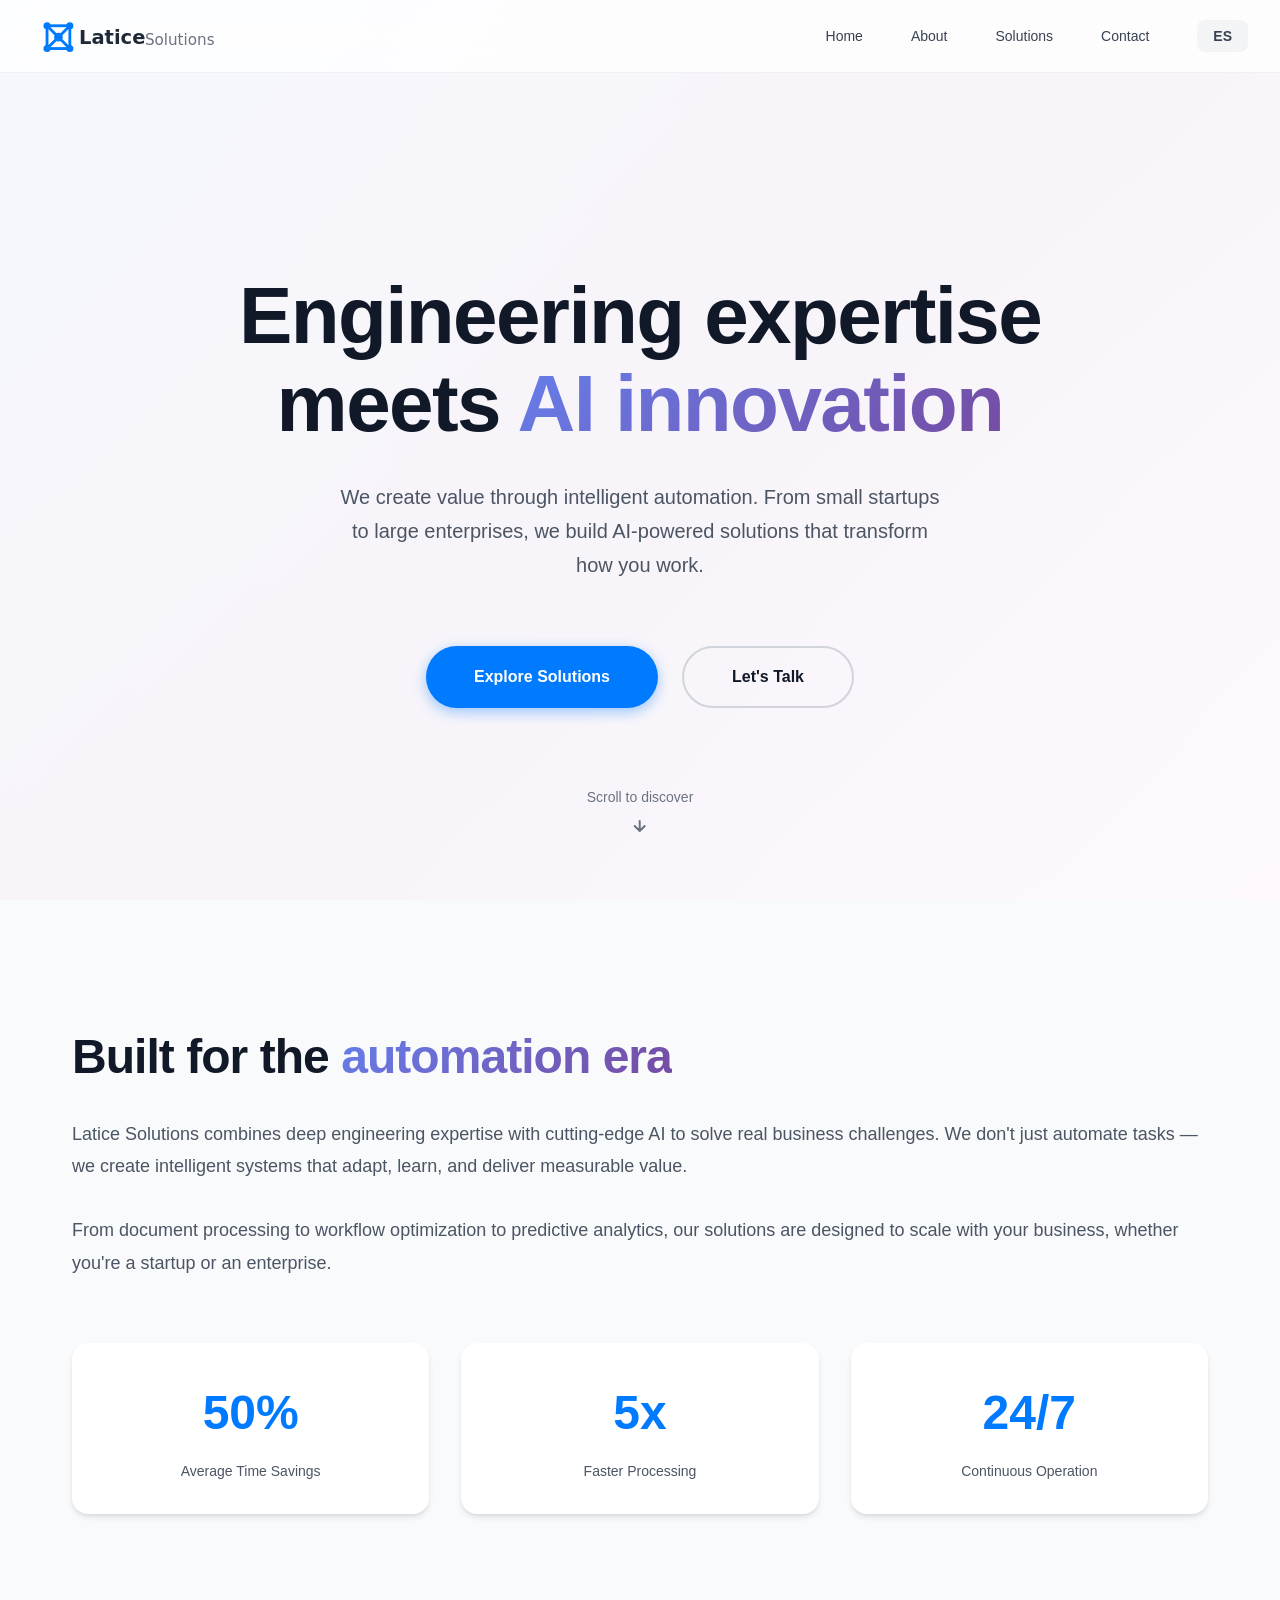
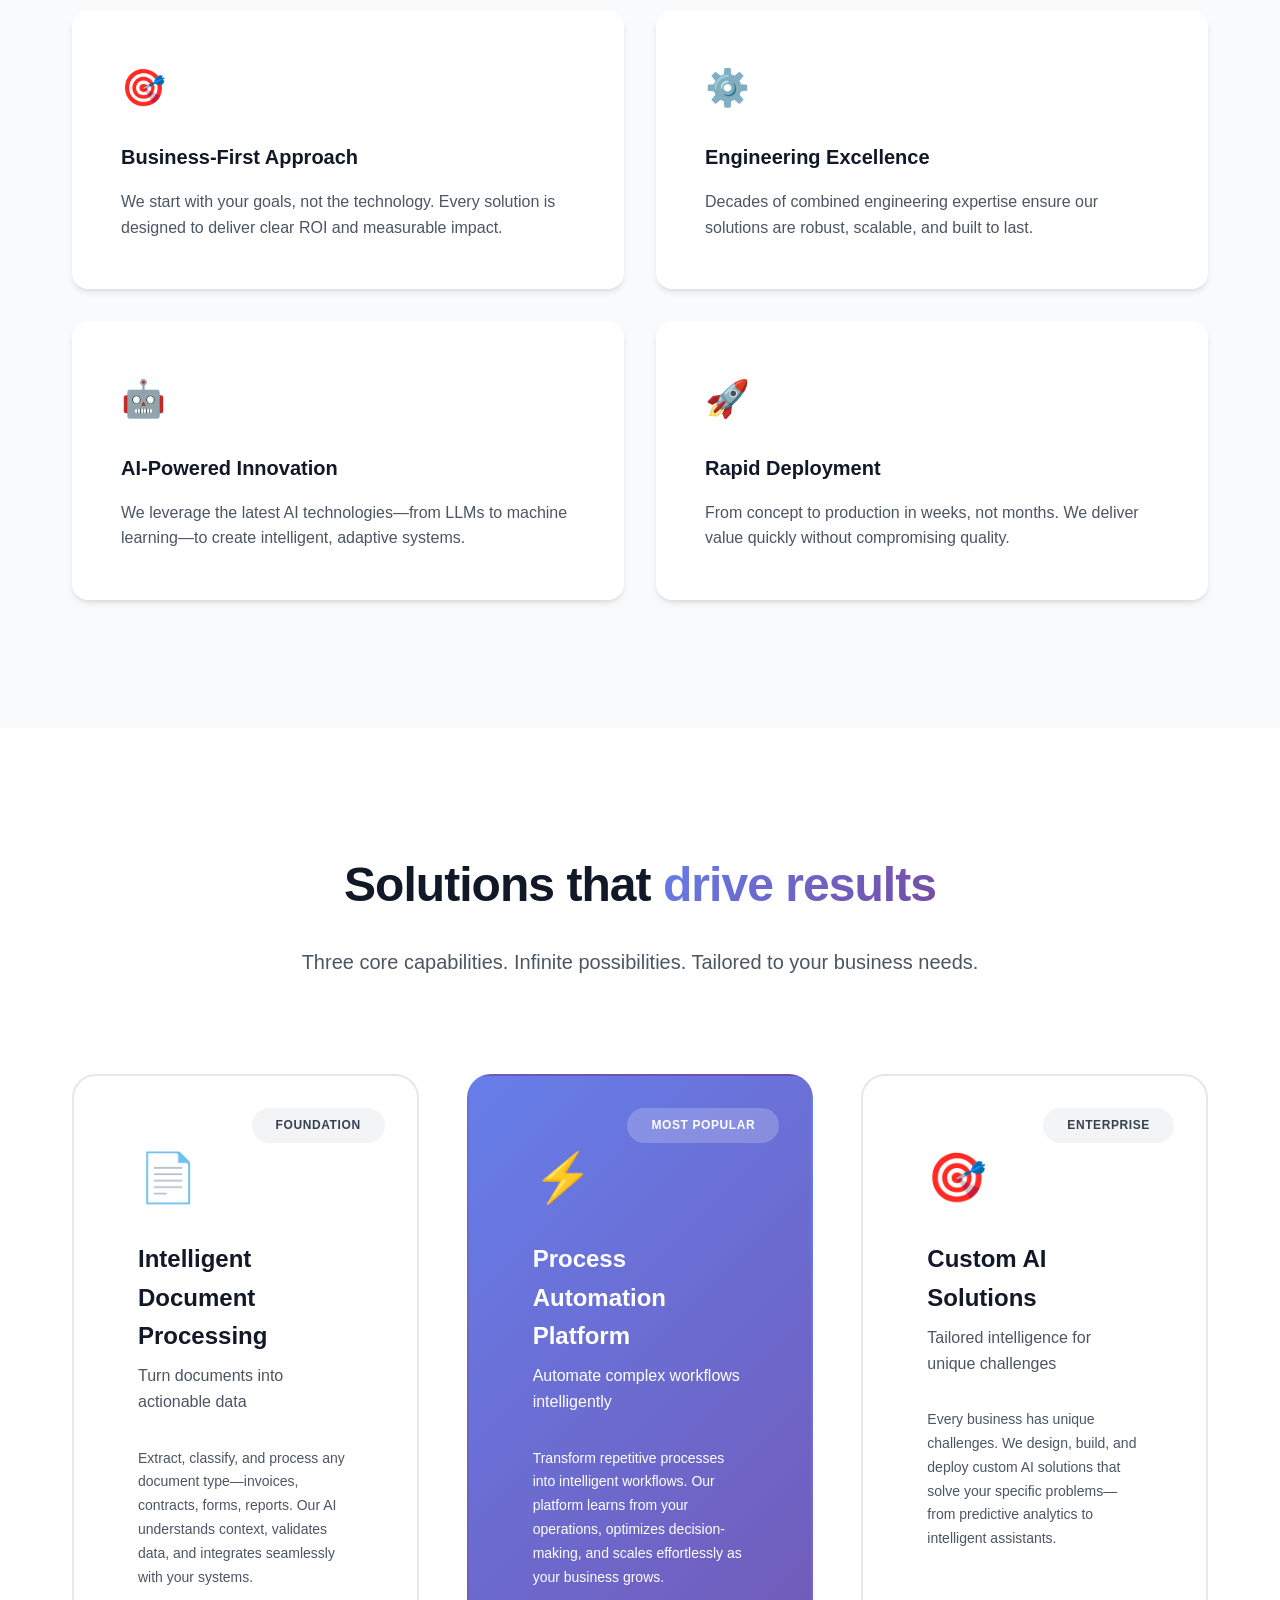
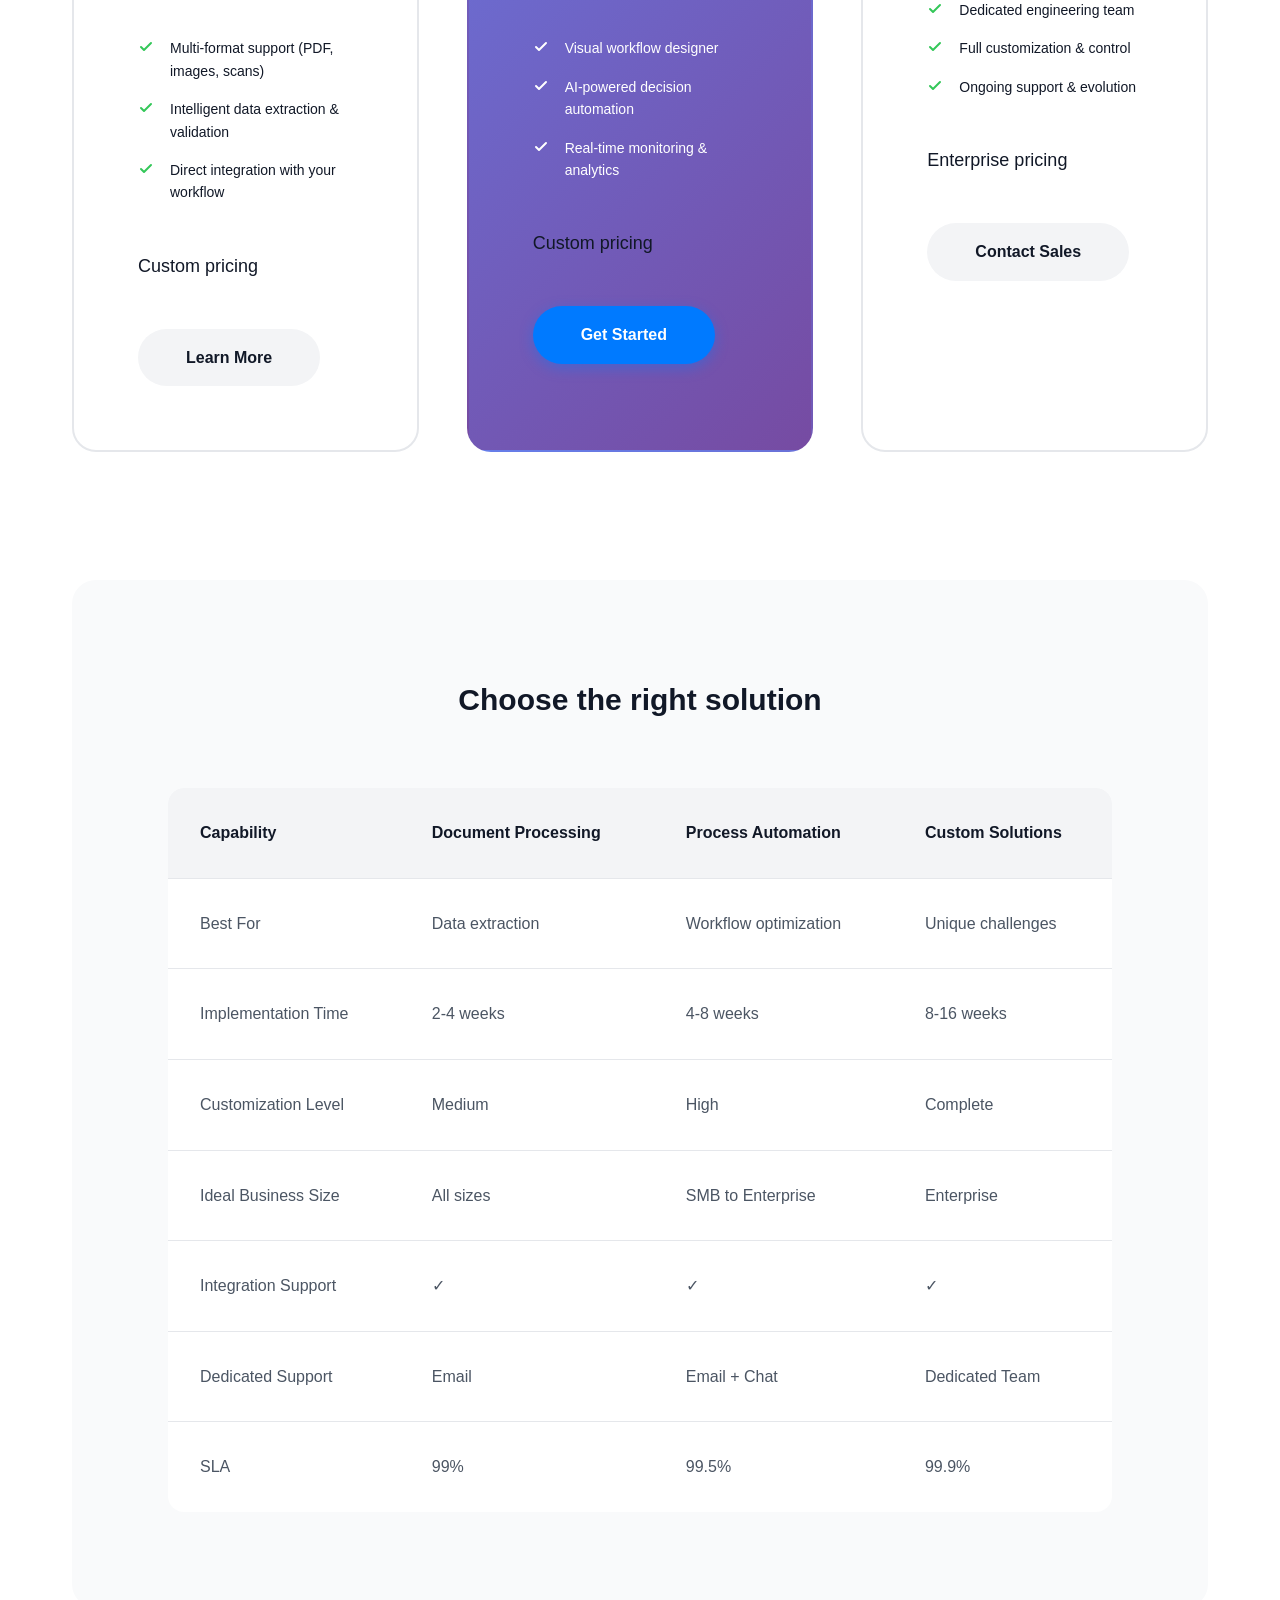
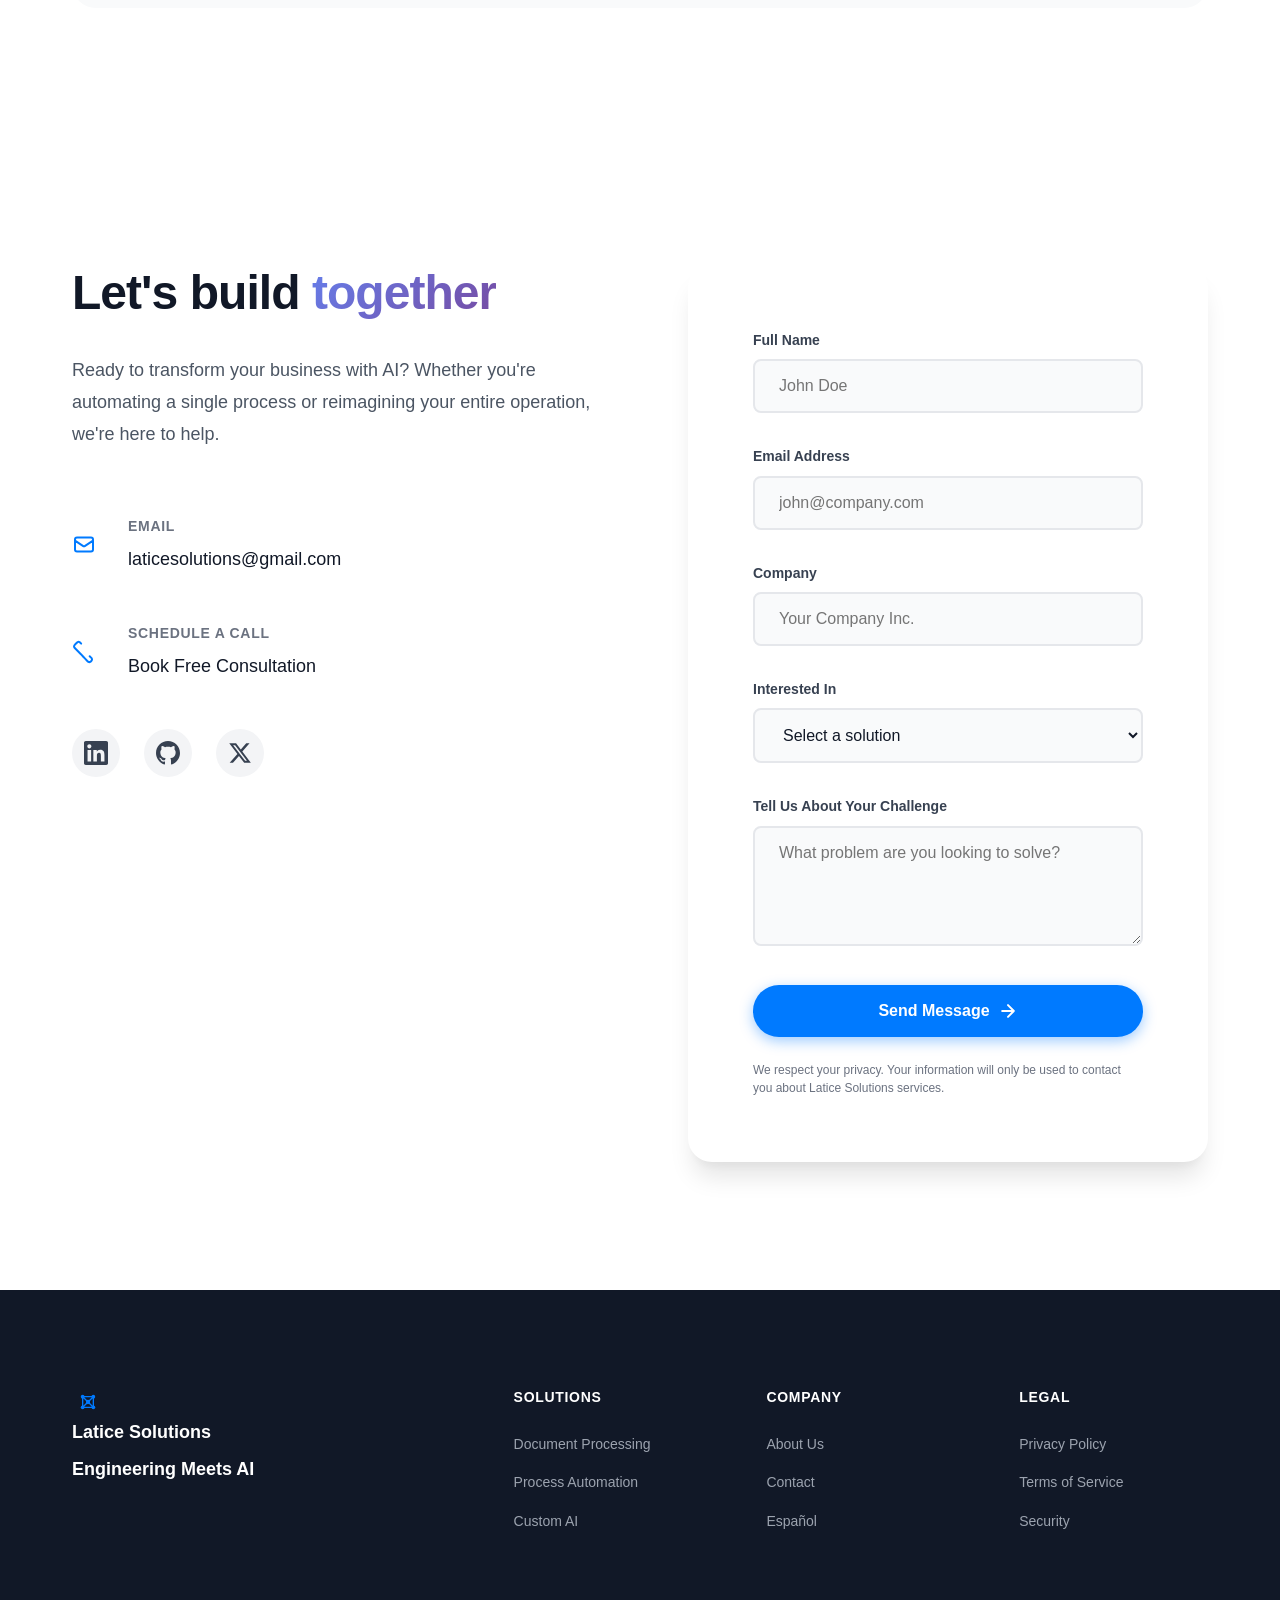
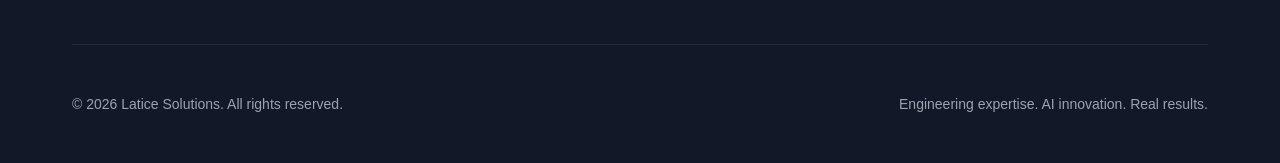
<file: index.html>
<!DOCTYPE html>
<html lang="en">
<head>
    <meta charset="UTF-8">
    <meta name="viewport" content="width=device-width, initial-scale=1.0">
    <meta name="description" content="Latice Solutions - Engineering expertise meets AI innovation. We create value through intelligent automation for businesses of all sizes.">
    <meta name="keywords" content="AI automation, engineering solutions, business automation, intelligent systems, AI consulting">
    <meta name="author" content="Latice Solutions">
    
    <!-- Open Graph Meta Tags -->
    <meta property="og:title" content="Latice Solutions - Engineering Meets AI">
    <meta property="og:description" content="Transform your business with AI-powered automation. Engineering expertise for intelligent solutions.">
    <meta property="og:type" content="website">
    <meta property="og:url" content="https://laticesolutions.com">
    
    <title>Latice Solutions - Engineering Meets AI</title>
    
    <!-- Preload critical resources -->
    <link rel="preload" href="css/styles.css" as="style">
    
    <!-- Stylesheets -->
    <link rel="stylesheet" href="css/styles.css">
    
    <!-- Favicon -->
    <link rel="icon" type="image/svg+xml" href="images/logo-monogram.svg">
</head>
<body>
    <!-- Navigation -->
    <nav class="nav" id="navbar">
        <div class="nav-container">
            <a href="#home" class="nav-logo">
                <img src="images/logo-horizontal.svg" alt="Latice Solutions" height="32">
            </a>
            
            <ul class="nav-menu" id="navMenu">
                <li><a href="#home" class="nav-link">Home</a></li>
                <li><a href="#about" class="nav-link">About</a></li>
                <li><a href="#solutions" class="nav-link">Solutions</a></li>
                <li><a href="#contact" class="nav-link">Contact</a></li>
                <li><a href="index-es.html" class="nav-link lang-switch">ES</a></li>
            </ul>
            
            <div class="nav-hamburger" id="hamburger">
                <span></span>
                <span></span>
                <span></span>
            </div>
        </div>
    </nav>

    <!-- Hero Section -->
    <section class="hero" id="home">
        <div class="hero-background"></div>
        <div class="hero-wrapper">
            <div class="hero-content">
                <h1 class="hero-title animate-in">
                    Engineering expertise meets
                    <span class="gradient-text">AI innovation</span>
                </h1>
                <p class="hero-subtitle animate-in delay-1">
                    We create value through intelligent automation. From small startups to 
                    large enterprises, we build AI-powered solutions that transform how you work.
                </p>
                <div class="hero-cta animate-in delay-2">
                    <a href="#solutions" class="btn btn-primary">Explore Solutions</a>
                    <a href="#contact" class="btn btn-secondary">Let's Talk</a>
                </div>
            </div>
        </div>
        <div class="scroll-indicator animate-in delay-3">
            <span>Scroll to discover</span>
            <svg width="20" height="20" viewBox="0 0 20 20" fill="none">
                <path d="M10 5V15M10 15L15 10M10 15L5 10" stroke="currentColor" stroke-width="2" stroke-linecap="round" stroke-linejoin="round"/>
            </svg>
        </div>
    </section>

    <!-- About Section -->
    <section class="about" id="about">
        <div class="container">
            <div class="about-grid">
                <div class="about-content">
                    <h2 class="section-title">
                        Built for the
                        <span class="gradient-text">automation era</span>
                    </h2>
                    <p class="section-text">
                        Latice Solutions combines deep engineering expertise with cutting-edge AI to solve 
                        real business challenges. We don't just automate tasks — we create intelligent systems 
                        that adapt, learn, and deliver measurable value.
                    </p>
                    <p class="section-text">
                        From document processing to workflow optimization to predictive analytics, our solutions 
                        are designed to scale with your business, whether you're a startup or an enterprise.
                    </p>
                    
                    <div class="stats-grid">
                        <div class="stat-card">
                            <h3 class="stat-number">85%</h3>
                            <p class="stat-label">Average Time Savings</p>
                        </div>
                        <div class="stat-card">
                            <h3 class="stat-number">10x</h3>
                            <p class="stat-label">Faster Processing</p>
                        </div>
                        <div class="stat-card">
                            <h3 class="stat-number">24/7</h3>
                            <p class="stat-label">Continuous Operation</p>
                        </div>
                    </div>
                </div>
                
                <div class="about-features">
                    <div class="feature-card glass">
                        <div class="feature-icon">🎯</div>
                        <h3>Business-First Approach</h3>
                        <p>We start with your goals, not the technology. Every solution is designed to deliver clear ROI and measurable impact.</p>
                    </div>
                    
                    <div class="feature-card glass">
                        <div class="feature-icon">⚙️</div>
                        <h3>Engineering Excellence</h3>
                        <p>Decades of combined engineering expertise ensure our solutions are robust, scalable, and built to last.</p>
                    </div>
                    
                    <div class="feature-card glass">
                        <div class="feature-icon">🤖</div>
                        <h3>AI-Powered Innovation</h3>
                        <p>We leverage the latest AI technologies—from LLMs to machine learning—to create intelligent, adaptive systems.</p>
                    </div>
                    
                    <div class="feature-card glass">
                        <div class="feature-icon">🚀</div>
                        <h3>Rapid Deployment</h3>
                        <p>From concept to production in weeks, not months. We deliver value quickly without compromising quality.</p>
                    </div>
                </div>
            </div>
        </div>
    </section>

    <!-- Solutions Section -->
    <section class="products" id="solutions">
        <div class="container">
            <h2 class="section-title center">
                Solutions that
                <span class="gradient-text">drive results</span>
            </h2>
            <p class="section-subtitle center">
                Three core capabilities. Infinite possibilities. Tailored to your business needs.
            </p>
            
            <div class="products-grid">
                <!-- Solution 1: Intelligent Document Processing -->
                <div class="product-card">
                    <div class="product-badge">Foundation</div>
                    <div class="product-icon">📄</div>
                    <h3 class="product-name">Intelligent Document Processing</h3>
                    <p class="product-tagline">Turn documents into actionable data</p>
                    <p class="product-description">
                        Extract, classify, and process any document type—invoices, contracts, forms, reports. 
                        Our AI understands context, validates data, and integrates seamlessly with your systems.
                    </p>
                    
                    <div class="product-features">
                        <div class="feature-item">
                            <svg width="16" height="16" viewBox="0 0 16 16" fill="none">
                                <path d="M13 4L6 11L3 8" stroke="currentColor" stroke-width="2" stroke-linecap="round" stroke-linejoin="round"/>
                            </svg>
                            <span>Multi-format support (PDF, images, scans)</span>
                        </div>
                        <div class="feature-item">
                            <svg width="16" height="16" viewBox="0 0 16 16" fill="none">
                                <path d="M13 4L6 11L3 8" stroke="currentColor" stroke-width="2" stroke-linecap="round" stroke-linejoin="round"/>
                            </svg>
                            <span>Intelligent data extraction & validation</span>
                        </div>
                        <div class="feature-item">
                            <svg width="16" height="16" viewBox="0 0 16 16" fill="none">
                                <path d="M13 4L6 11L3 8" stroke="currentColor" stroke-width="2" stroke-linecap="round" stroke-linejoin="round"/>
                            </svg>
                            <span>Direct integration with your workflow</span>
                        </div>
                    </div>
                    
                    <div class="product-pricing">
                        <span class="price-period">Custom pricing</span>
                    </div>
                    
                    <a href="#contact" class="btn btn-product">Learn More</a>
                </div>
                
                <!-- Solution 2: Process Automation Platform -->
                <div class="product-card featured">
                    <div class="product-badge">Most Popular</div>
                    <div class="product-icon">⚡</div>
                    <h3 class="product-name">Process Automation Platform</h3>
                    <p class="product-tagline">Automate complex workflows intelligently</p>
                    <p class="product-description">
                        Transform repetitive processes into intelligent workflows. Our platform learns from your 
                        operations, optimizes decision-making, and scales effortlessly as your business grows.
                    </p>
                    
                    <div class="product-features">
                        <div class="feature-item">
                            <svg width="16" height="16" viewBox="0 0 16 16" fill="none">
                                <path d="M13 4L6 11L3 8" stroke="currentColor" stroke-width="2" stroke-linecap="round" stroke-linejoin="round"/>
                            </svg>
                            <span>Visual workflow designer</span>
                        </div>
                        <div class="feature-item">
                            <svg width="16" height="16" viewBox="0 0 16 16" fill="none">
                                <path d="M13 4L6 11L3 8" stroke="currentColor" stroke-width="2" stroke-linecap="round" stroke-linejoin="round"/>
                            </svg>
                            <span>AI-powered decision automation</span>
                        </div>
                        <div class="feature-item">
                            <svg width="16" height="16" viewBox="0 0 16 16" fill="none">
                                <path d="M13 4L6 11L3 8" stroke="currentColor" stroke-width="2" stroke-linecap="round" stroke-linejoin="round"/>
                            </svg>
                            <span>Real-time monitoring & analytics</span>
                        </div>
                    </div>
                    
                    <div class="product-pricing">
                        <span class="price-period">Custom pricing</span>
                    </div>
                    
                    <a href="#contact" class="btn btn-primary">Get Started</a>
                </div>
                
                <!-- Solution 3: Custom AI Solutions -->
                <div class="product-card">
                    <div class="product-badge">Enterprise</div>
                    <div class="product-icon">🎯</div>
                    <h3 class="product-name">Custom AI Solutions</h3>
                    <p class="product-tagline">Tailored intelligence for unique challenges</p>
                    <p class="product-description">
                        Every business has unique challenges. We design, build, and deploy custom AI solutions 
                        that solve your specific problems—from predictive analytics to intelligent assistants.
                    </p>
                    
                    <div class="product-features">
                        <div class="feature-item">
                            <svg width="16" height="16" viewBox="0 0 16 16" fill="none">
                                <path d="M13 4L6 11L3 8" stroke="currentColor" stroke-width="2" stroke-linecap="round" stroke-linejoin="round"/>
                            </svg>
                            <span>Dedicated engineering team</span>
                        </div>
                        <div class="feature-item">
                            <svg width="16" height="16" viewBox="0 0 16 16" fill="none">
                                <path d="M13 4L6 11L3 8" stroke="currentColor" stroke-width="2" stroke-linecap="round" stroke-linejoin="round"/>
                            </svg>
                            <span>Full customization & control</span>
                        </div>
                        <div class="feature-item">
                            <svg width="16" height="16" viewBox="0 0 16 16" fill="none">
                                <path d="M13 4L6 11L3 8" stroke="currentColor" stroke-width="2" stroke-linecap="round" stroke-linejoin="round"/>
                            </svg>
                            <span>Ongoing support & evolution</span>
                        </div>
                    </div>
                    
                    <div class="product-pricing">
                        <span class="price-period">Enterprise pricing</span>
                    </div>
                    
                    <a href="#contact" class="btn btn-product">Contact Sales</a>
                </div>
            </div>
            
            <!-- Comparison Table -->
            <div class="comparison-section">
                <h3 class="comparison-title">Choose the right solution</h3>
                <div class="comparison-table-wrapper">
                    <table class="comparison-table">
                        <thead>
                            <tr>
                                <th>Capability</th>
                                <th>Document Processing</th>
                                <th>Process Automation</th>
                                <th>Custom Solutions</th>
                            </tr>
                        </thead>
                        <tbody>
                            <tr>
                                <td>Best For</td>
                                <td>Data extraction</td>
                                <td>Workflow optimization</td>
                                <td>Unique challenges</td>
                            </tr>
                            <tr>
                                <td>Implementation Time</td>
                                <td>2-4 weeks</td>
                                <td>4-8 weeks</td>
                                <td>8-16 weeks</td>
                            </tr>
                            <tr>
                                <td>Customization Level</td>
                                <td>Medium</td>
                                <td>High</td>
                                <td>Complete</td>
                            </tr>
                            <tr>
                                <td>Ideal Business Size</td>
                                <td>All sizes</td>
                                <td>SMB to Enterprise</td>
                                <td>Enterprise</td>
                            </tr>
                            <tr>
                                <td>Integration Support</td>
                                <td>✓</td>
                                <td>✓</td>
                                <td>✓</td>
                            </tr>
                            <tr>
                                <td>Dedicated Support</td>
                                <td>Email</td>
                                <td>Email + Chat</td>
                                <td>Dedicated Team</td>
                            </tr>
                            <tr>
                                <td>SLA</td>
                                <td>99%</td>
                                <td>99.5%</td>
                                <td>99.9%</td>
                            </tr>
                        </tbody>
                    </table>
                </div>
            </div>
        </div>
    </section>

    <!-- Contact Section -->
    <section class="contact" id="contact">
        <div class="container">
            <div class="contact-grid">
                <div class="contact-info">
                    <h2 class="section-title">
                        Let's build
                        <span class="gradient-text">together</span>
                    </h2>
                    <p class="section-text">
                        Ready to transform your business with AI? Whether you're automating a single 
                        process or reimagining your entire operation, we're here to help.
                    </p>
                    
                    <div class="contact-details">
                        <div class="contact-item">
                            <svg width="24" height="24" viewBox="0 0 24 24" fill="none">
                                <path d="M3 8L10.89 13.26C11.5811 13.72 12.4189 13.72 13.11 13.26L21 8M5 19H19C20.1046 19 21 18.1046 21 17V7C21 5.89543 20.1046 5 19 5H5C3.89543 5 3 5.89543 3 7V17C3 18.1046 3.89543 19 5 19Z" stroke="currentColor" stroke-width="2" stroke-linecap="round" stroke-linejoin="round"/>
                            </svg>
                            <div>
                                <h4>Email</h4>
                                <a href="mailto:laticesolutions@gmail.com">laticesolutions@gmail.com</a>
                            </div>
                        </div>
                        
                        <div class="contact-item">
                            <svg width="24" height="24" viewBox="0 0 24 24" fill="none">
                                <path d="M17.6568 16.6569L19.0711 18.0711C19.4623 18.4623 19.6579 18.6579 19.7699 18.8792C20.0854 19.4722 20.0854 20.1841 19.7699 20.7771C19.6579 20.9984 19.4623 21.194 19.0711 21.5852C18.6798 21.9765 18.4842 22.1721 18.2629 22.2841C17.6699 22.5996 16.958 22.5996 16.365 22.2841C16.1437 22.1721 15.9481 21.9765 15.5569 21.5852L14.8284 20.8568C12.3905 18.4188 10.5812 16.6095 9.17157 14.8284L3.51472 9.17157C2.63214 8.28899 2 7.65685 2 6.82843C2 5.99999 2.63214 5.36786 3.51472 4.48528L4.82843 3.17157C5.21964 2.78036 5.41525 2.58475 5.63654 2.47279C6.2295 2.15729 6.94141 2.15729 7.53437 2.47279C7.75566 2.58475 7.95127 2.78036 8.34248 3.17157L9.17157 4.00066" stroke="currentColor" stroke-width="2" stroke-linecap="round" stroke-linejoin="round"/>
                            </svg>
                            <div>
                                <h4>Schedule a Call</h4>
                                <a href="https://cal.com/laticesolutions" target="_blank">Book Free Consultation</a>
                            </div>
                        </div>
                    </div>
                    
                    <div class="social-links">
                        <a href="https://linkedin.com/in/laticesolutions" target="_blank" aria-label="LinkedIn" class="social-link">
                            <svg width="24" height="24" viewBox="0 0 24 24" fill="currentColor">
                                <path d="M20.447 20.452h-3.554v-5.569c0-1.328-.027-3.037-1.852-3.037-1.853 0-2.136 1.445-2.136 2.939v5.667H9.351V9h3.414v1.561h.046c.477-.9 1.637-1.85 3.37-1.85 3.601 0 4.267 2.37 4.267 5.455v6.286zM5.337 7.433c-1.144 0-2.063-.926-2.063-2.065 0-1.138.92-2.063 2.063-2.063 1.14 0 2.064.925 2.064 2.063 0 1.139-.925 2.065-2.064 2.065zm1.782 13.019H3.555V9h3.564v11.452zM22.225 0H1.771C.792 0 0 .774 0 1.729v20.542C0 23.227.792 24 1.771 24h20.451C23.2 24 24 23.227 24 22.271V1.729C24 .774 23.2 0 22.222 0h.003z"/>
                            </svg>
                        </a>
                        <a href="https://github.com/laticesolutions" target="_blank" aria-label="GitHub" class="social-link">
                            <svg width="24" height="24" viewBox="0 0 24 24" fill="currentColor">
                                <path d="M12 0c-6.626 0-12 5.373-12 12 0 5.302 3.438 9.8 8.207 11.387.599.111.793-.261.793-.577v-2.234c-3.338.726-4.033-1.416-4.033-1.416-.546-1.387-1.333-1.756-1.333-1.756-1.089-.745.083-.729.083-.729 1.205.084 1.839 1.237 1.839 1.237 1.07 1.834 2.807 1.304 3.492.997.107-.775.418-1.305.762-1.604-2.665-.305-5.467-1.334-5.467-5.931 0-1.311.469-2.381 1.236-3.221-.124-.303-.535-1.524.117-3.176 0 0 1.008-.322 3.301 1.23.957-.266 1.983-.399 3.003-.404 1.02.005 2.047.138 3.006.404 2.291-1.552 3.297-1.23 3.297-1.23.653 1.653.242 2.874.118 3.176.77.84 1.235 1.911 1.235 3.221 0 4.609-2.807 5.624-5.479 5.921.43.372.823 1.102.823 2.222v3.293c0 .319.192.694.801.576 4.765-1.589 8.199-6.086 8.199-11.386 0-6.627-5.373-12-12-12z"/>
                            </svg>
                        </a>
                        <a href="https://twitter.com/laticesolutions" target="_blank" aria-label="Twitter" class="social-link">
                            <svg width="24" height="24" viewBox="0 0 24 24" fill="currentColor">
                                <path d="M18.244 2.25h3.308l-7.227 8.26 8.502 11.24H16.17l-5.214-6.817L4.99 21.75H1.68l7.73-8.835L1.254 2.25H8.08l4.713 6.231zm-1.161 17.52h1.833L7.084 4.126H5.117z"/>
                            </svg>
                        </a>
                    </div>
                </div>
                
                <div class="contact-form-wrapper">
                    <form class="contact-form glass" id="contactForm">
                        <div class="form-group">
                            <label for="name">Full Name</label>
                            <input type="text" id="name" name="name" required placeholder="John Doe">
                        </div>
                        
                        <div class="form-group">
                            <label for="email">Email Address</label>
                            <input type="email" id="email" name="email" required placeholder="john@company.com">
                        </div>
                        
                        <div class="form-group">
                            <label for="company">Company</label>
                            <input type="text" id="company" name="company" placeholder="Your Company Inc.">
                        </div>
                        
                        <div class="form-group">
                            <label for="solution">Interested In</label>
                            <select id="solution" name="solution" required>
                                <option value="">Select a solution</option>
                                <option value="document">Document Processing</option>
                                <option value="automation">Process Automation</option>
                                <option value="custom">Custom AI Solution</option>
                                <option value="consulting">Consulting</option>
                            </select>
                        </div>
                        
                        <div class="form-group">
                            <label for="message">Tell Us About Your Challenge</label>
                            <textarea id="message" name="message" rows="4" required placeholder="What problem are you looking to solve?"></textarea>
                        </div>
                        
                        <button type="submit" class="btn btn-primary btn-block">
                            <span class="btn-text">Send Message</span>
                            <svg class="btn-icon" width="20" height="20" viewBox="0 0 20 20" fill="none">
                                <path d="M4.16667 10H15.8333M15.8333 10L10 4.16667M15.8333 10L10 15.8333" stroke="currentColor" stroke-width="2" stroke-linecap="round" stroke-linejoin="round"/>
                            </svg>
                        </button>
                        
                        <p class="form-privacy">
                            We respect your privacy. Your information will only be used to contact you about Latice Solutions services.
                        </p>
                    </form>
                </div>
            </div>
        </div>
    </section>

    <!-- Footer -->
    <footer class="footer">
        <div class="container">
            <div class="footer-grid">
                <div class="footer-brand">
                    <img src="images/logo-icon.svg" alt="Latice Solutions" width="32" height="32">
                    <p>Latice Solutions</p>
                    <p class="footer-tagline">Engineering Meets AI</p>
                </div>
                
                <div class="footer-links">
                    <h4>Solutions</h4>
                    <a href="#solutions">Document Processing</a>
                    <a href="#solutions">Process Automation</a>
                    <a href="#solutions">Custom AI</a>
                </div>
                
                <div class="footer-links">
                    <h4>Company</h4>
                    <a href="#about">About Us</a>
                    <a href="#contact">Contact</a>
                    <a href="index-es.html">Español</a>
                </div>
                
                <div class="footer-links">
                    <h4>Legal</h4>
                    <a href="#privacy">Privacy Policy</a>
                    <a href="#terms">Terms of Service</a>
                    <a href="#security">Security</a>
                </div>
            </div>
            
            <div class="footer-bottom">
                <p>&copy; 2026 Latice Solutions. All rights reserved.</p>
                <p>Engineering expertise. AI innovation. Real results.</p>
            </div>
        </div>
    </footer>

    <!-- Scripts -->
    <script src="js/script.js"></script>
</body>
</html>
</file>
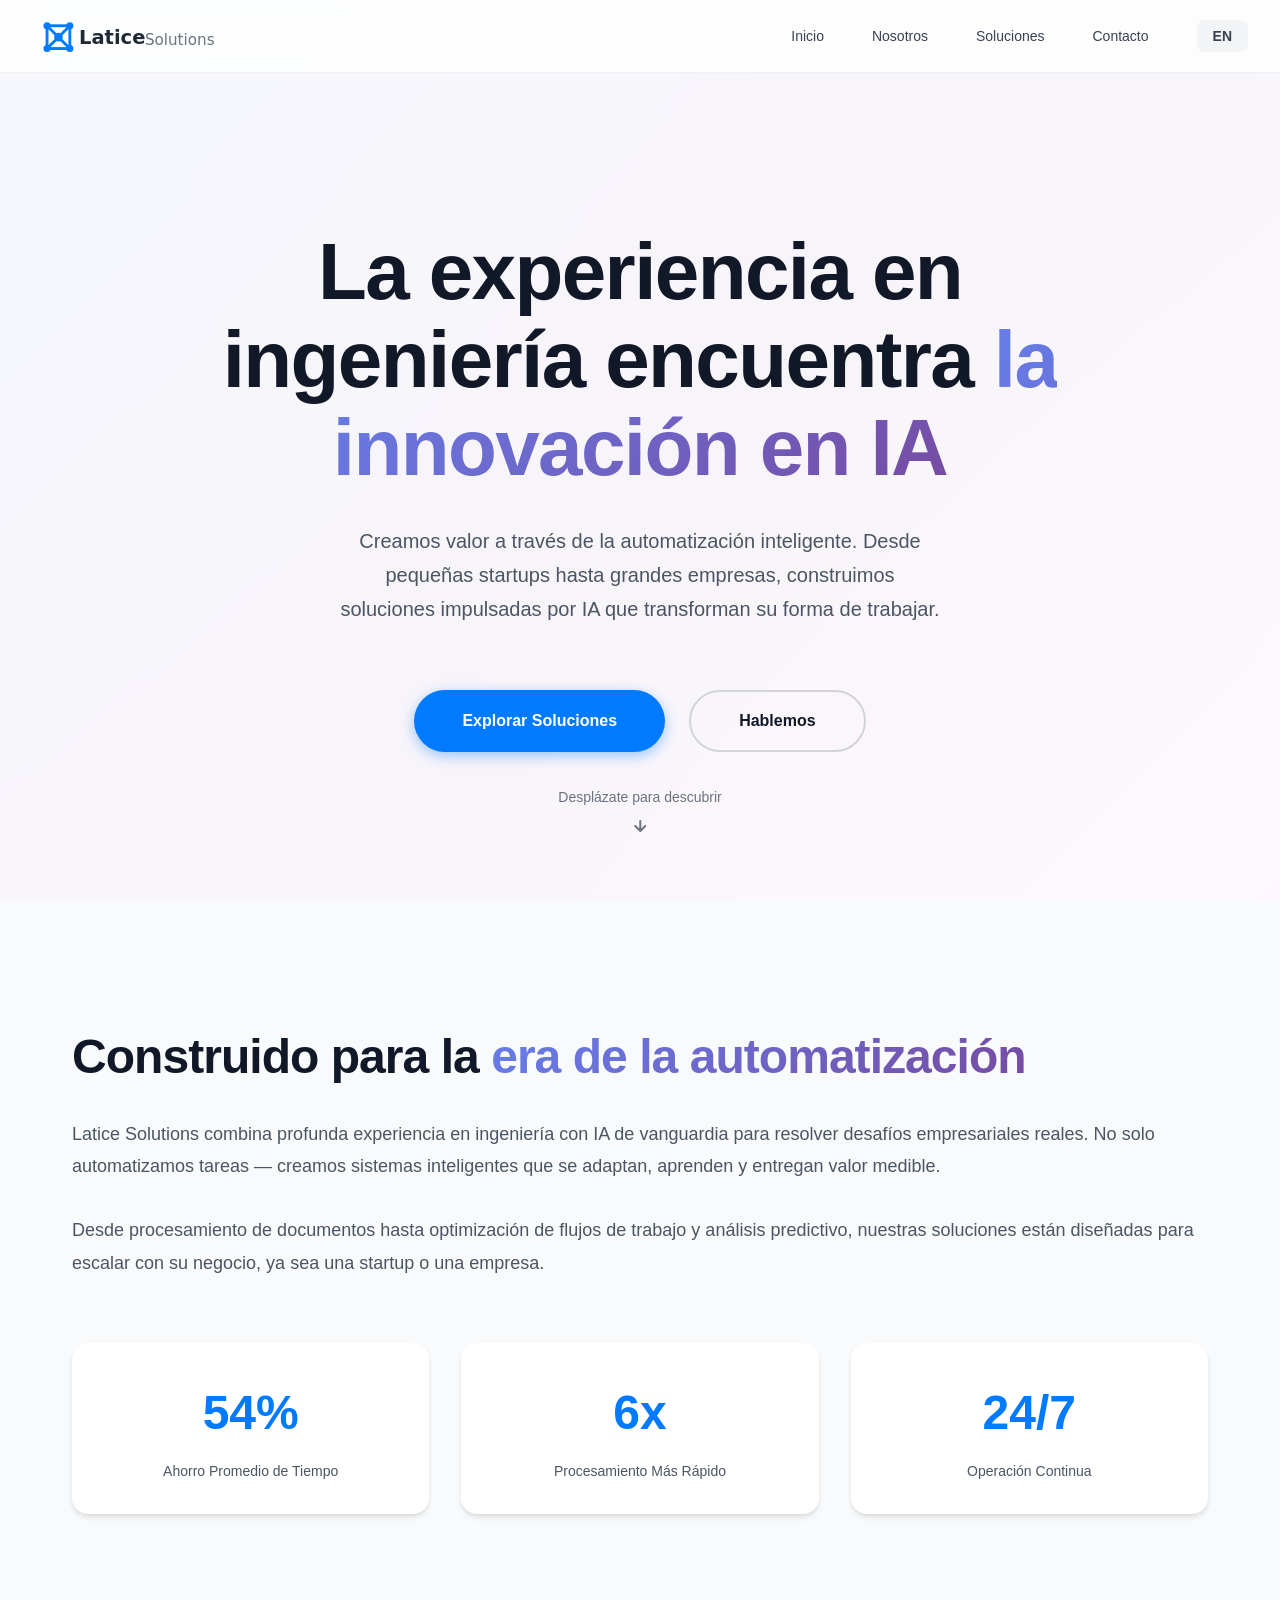
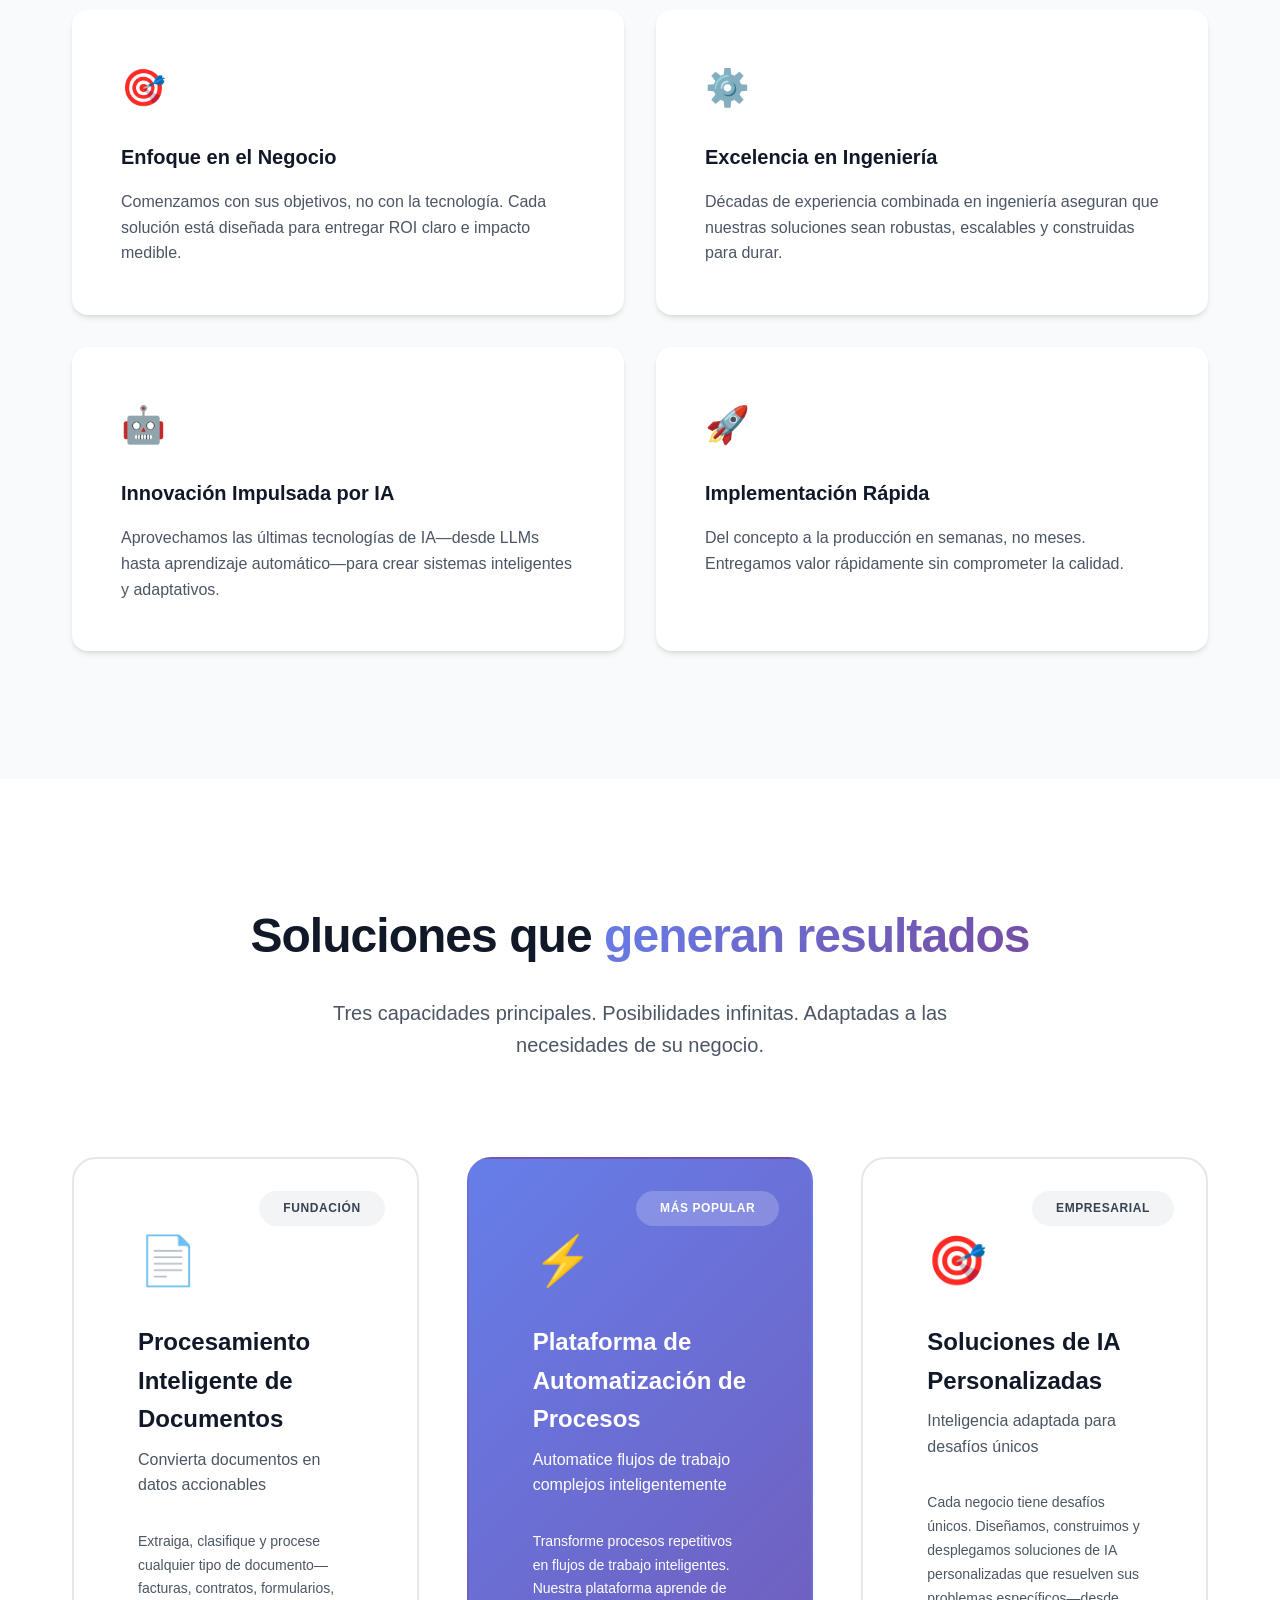
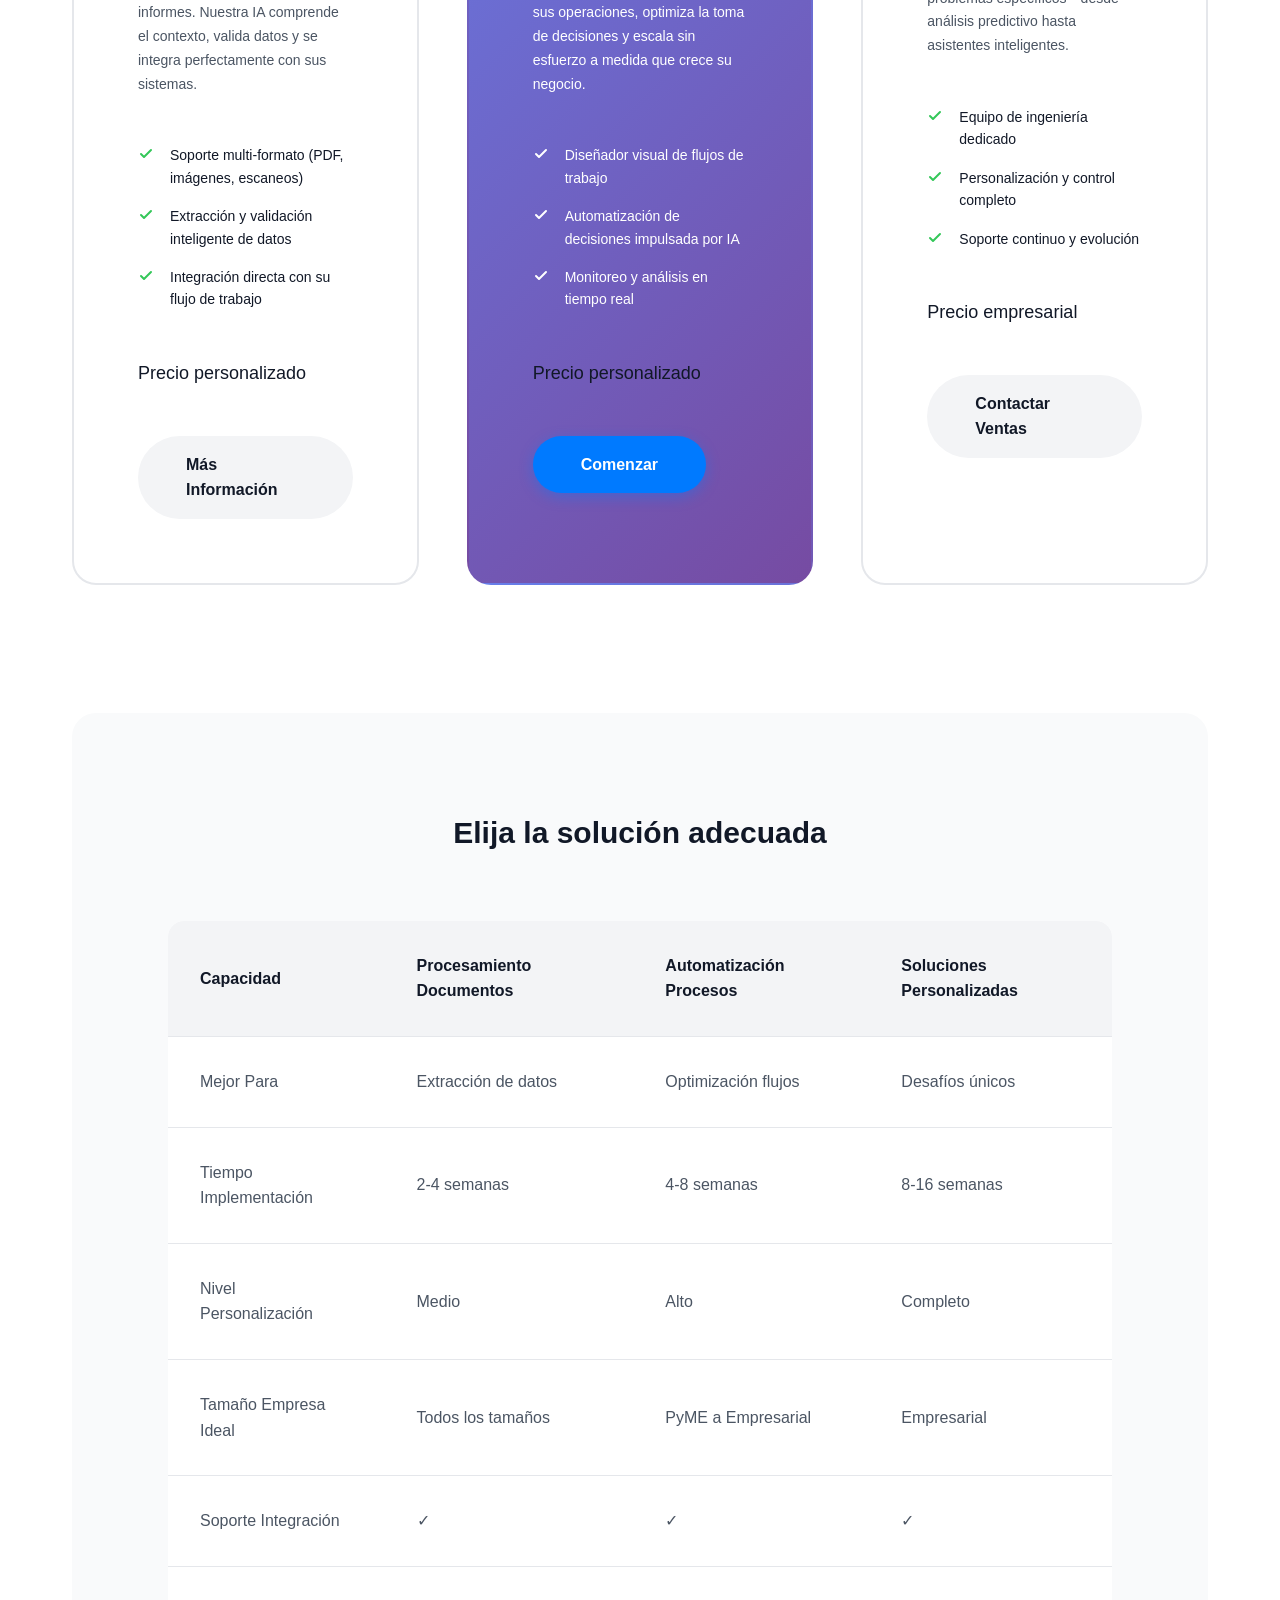
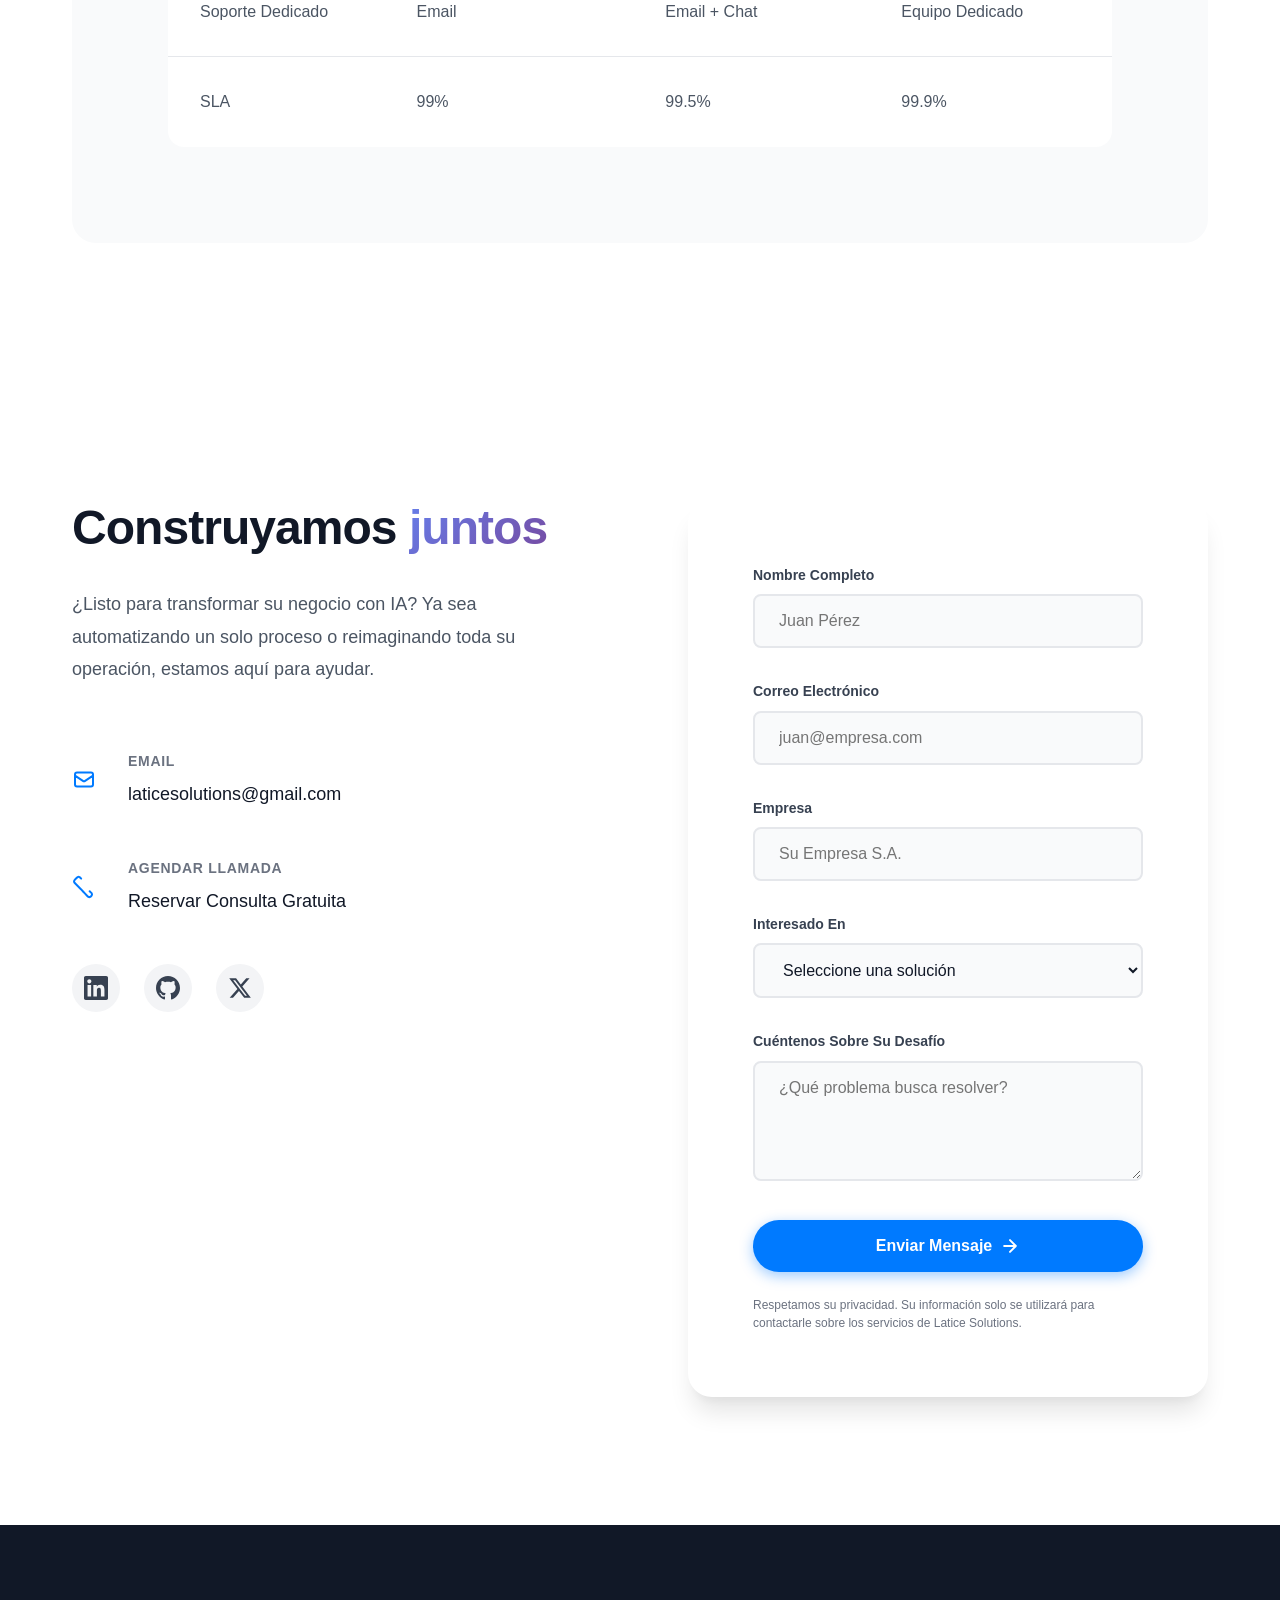
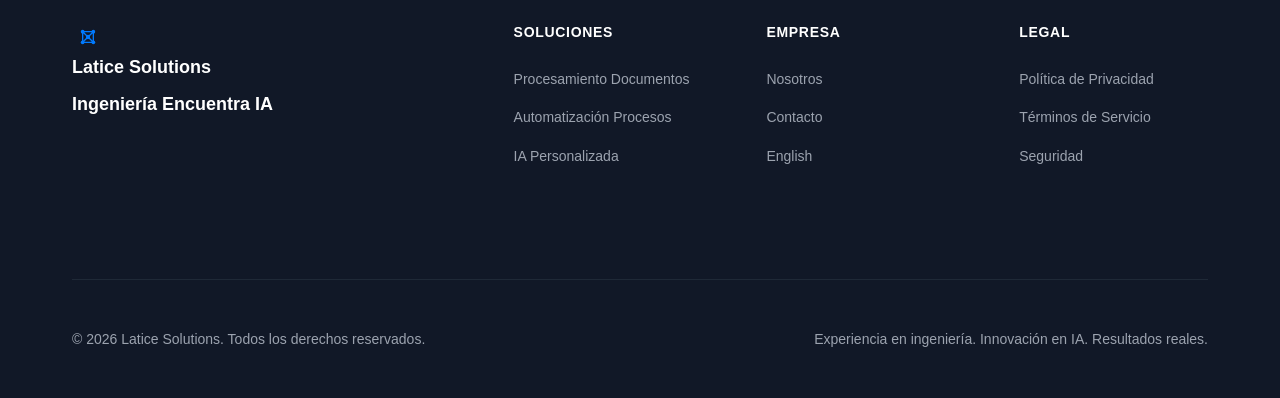
<file: index-es.html>
<!DOCTYPE html>
<html lang="es">
<head>
    <meta charset="UTF-8">
    <meta name="viewport" content="width=device-width, initial-scale=1.0">
    <meta name="description" content="Latice Solutions - La experiencia en ingeniería se encuentra con la innovación en IA. Creamos valor a través de la automatización inteligente para empresas de todos los tamaños.">
    <meta name="keywords" content="automatización IA, soluciones de ingeniería, automatización empresarial, sistemas inteligentes, consultoría IA">
    <meta name="author" content="Latice Solutions">
    
    <!-- Open Graph Meta Tags -->
    <meta property="og:title" content="Latice Solutions - Ingeniería Encuentra IA">
    <meta property="og:description" content="Transforme su negocio con automatización impulsada por IA. Experiencia en ingeniería para soluciones inteligentes.">
    <meta property="og:type" content="website">
    <meta property="og:url" content="https://laticesolutions.com">
    
    <title>Latice Solutions - Ingeniería Encuentra IA</title>
    
    <!-- Preload critical resources -->
    <link rel="preload" href="css/styles.css" as="style">
    
    <!-- Stylesheets -->
    <link rel="stylesheet" href="css/styles.css">
    
    <!-- Favicon -->
    <link rel="icon" type="image/svg+xml" href="images/logo-monogram.svg">
</head>
<body>
    <!-- Navigation -->
    <nav class="nav" id="navbar">
        <div class="nav-container">
            <a href="#home" class="nav-logo">
                <img src="images/logo-horizontal.svg" alt="Latice Solutions" height="32">
            </a>
            
            <ul class="nav-menu" id="navMenu">
                <li><a href="#home" class="nav-link">Inicio</a></li>
                <li><a href="#about" class="nav-link">Nosotros</a></li>
                <li><a href="#solutions" class="nav-link">Soluciones</a></li>
                <li><a href="#contact" class="nav-link">Contacto</a></li>
                <li><a href="index.html" class="nav-link lang-switch">EN</a></li>
            </ul>
            
            <div class="nav-hamburger" id="hamburger">
                <span></span>
                <span></span>
                <span></span>
            </div>
        </div>
    </nav>

    <!-- Hero Section -->
    <section class="hero" id="home">
        <div class="hero-background"></div>
        <div class="hero-wrapper">
            <div class="hero-content">
                <h1 class="hero-title animate-in">
                    La experiencia en ingeniería encuentra
                    <span class="gradient-text">la innovación en IA</span>
                </h1>
                <p class="hero-subtitle animate-in delay-1">
                    Creamos valor a través de la automatización inteligente. Desde pequeñas startups hasta 
                    grandes empresas, construimos soluciones impulsadas por IA que transforman su forma de trabajar.
                </p>
                <div class="hero-cta animate-in delay-2">
                    <a href="#solutions" class="btn btn-primary">Explorar Soluciones</a>
                    <a href="#contact" class="btn btn-secondary">Hablemos</a>
                </div>
            </div>
        </div>
        <div class="scroll-indicator animate-in delay-3">
            <span>Desplázate para descubrir</span>
            <svg width="20" height="20" viewBox="0 0 20 20" fill="none">
                <path d="M10 5V15M10 15L15 10M10 15L5 10" stroke="currentColor" stroke-width="2" stroke-linecap="round" stroke-linejoin="round"/>
            </svg>
        </div>
    </section>

    <!-- About Section -->
    <section class="about" id="about">
        <div class="container">
            <div class="about-grid">
                <div class="about-content">
                    <h2 class="section-title">
                        Construido para la
                        <span class="gradient-text">era de la automatización</span>
                    </h2>
                    <p class="section-text">
                        Latice Solutions combina profunda experiencia en ingeniería con IA de vanguardia para resolver 
                        desafíos empresariales reales. No solo automatizamos tareas — creamos sistemas inteligentes 
                        que se adaptan, aprenden y entregan valor medible.
                    </p>
                    <p class="section-text">
                        Desde procesamiento de documentos hasta optimización de flujos de trabajo y análisis predictivo, 
                        nuestras soluciones están diseñadas para escalar con su negocio, ya sea una startup o una empresa.
                    </p>
                    
                    <div class="stats-grid">
                        <div class="stat-card">
                            <h3 class="stat-number">85%</h3>
                            <p class="stat-label">Ahorro Promedio de Tiempo</p>
                        </div>
                        <div class="stat-card">
                            <h3 class="stat-number">10x</h3>
                            <p class="stat-label">Procesamiento Más Rápido</p>
                        </div>
                        <div class="stat-card">
                            <h3 class="stat-number">24/7</h3>
                            <p class="stat-label">Operación Continua</p>
                        </div>
                    </div>
                </div>
                
                <div class="about-features">
                    <div class="feature-card glass">
                        <div class="feature-icon">🎯</div>
                        <h3>Enfoque en el Negocio</h3>
                        <p>Comenzamos con sus objetivos, no con la tecnología. Cada solución está diseñada para entregar ROI claro e impacto medible.</p>
                    </div>
                    
                    <div class="feature-card glass">
                        <div class="feature-icon">⚙️</div>
                        <h3>Excelencia en Ingeniería</h3>
                        <p>Décadas de experiencia combinada en ingeniería aseguran que nuestras soluciones sean robustas, escalables y construidas para durar.</p>
                    </div>
                    
                    <div class="feature-card glass">
                        <div class="feature-icon">🤖</div>
                        <h3>Innovación Impulsada por IA</h3>
                        <p>Aprovechamos las últimas tecnologías de IA—desde LLMs hasta aprendizaje automático—para crear sistemas inteligentes y adaptativos.</p>
                    </div>
                    
                    <div class="feature-card glass">
                        <div class="feature-icon">🚀</div>
                        <h3>Implementación Rápida</h3>
                        <p>Del concepto a la producción en semanas, no meses. Entregamos valor rápidamente sin comprometer la calidad.</p>
                    </div>
                </div>
            </div>
        </div>
    </section>

    <!-- Solutions Section -->
    <section class="products" id="solutions">
        <div class="container">
            <h2 class="section-title center">
                Soluciones que
                <span class="gradient-text">generan resultados</span>
            </h2>
            <p class="section-subtitle center">
                Tres capacidades principales. Posibilidades infinitas. Adaptadas a las necesidades de su negocio.
            </p>
            
            <div class="products-grid">
                <!-- Solution 1: Intelligent Document Processing -->
                <div class="product-card">
                    <div class="product-badge">Fundación</div>
                    <div class="product-icon">📄</div>
                    <h3 class="product-name">Procesamiento Inteligente de Documentos</h3>
                    <p class="product-tagline">Convierta documentos en datos accionables</p>
                    <p class="product-description">
                        Extraiga, clasifique y procese cualquier tipo de documento—facturas, contratos, formularios, informes. 
                        Nuestra IA comprende el contexto, valida datos y se integra perfectamente con sus sistemas.
                    </p>
                    
                    <div class="product-features">
                        <div class="feature-item">
                            <svg width="16" height="16" viewBox="0 0 16 16" fill="none">
                                <path d="M13 4L6 11L3 8" stroke="currentColor" stroke-width="2" stroke-linecap="round" stroke-linejoin="round"/>
                            </svg>
                            <span>Soporte multi-formato (PDF, imágenes, escaneos)</span>
                        </div>
                        <div class="feature-item">
                            <svg width="16" height="16" viewBox="0 0 16 16" fill="none">
                                <path d="M13 4L6 11L3 8" stroke="currentColor" stroke-width="2" stroke-linecap="round" stroke-linejoin="round"/>
                            </svg>
                            <span>Extracción y validación inteligente de datos</span>
                        </div>
                        <div class="feature-item">
                            <svg width="16" height="16" viewBox="0 0 16 16" fill="none">
                                <path d="M13 4L6 11L3 8" stroke="currentColor" stroke-width="2" stroke-linecap="round" stroke-linejoin="round"/>
                            </svg>
                            <span>Integración directa con su flujo de trabajo</span>
                        </div>
                    </div>
                    
                    <div class="product-pricing">
                        <span class="price-period">Precio personalizado</span>
                    </div>
                    
                    <a href="#contact" class="btn btn-product">Más Información</a>
                </div>
                
                <!-- Solution 2: Process Automation Platform -->
                <div class="product-card featured">
                    <div class="product-badge">Más Popular</div>
                    <div class="product-icon">⚡</div>
                    <h3 class="product-name">Plataforma de Automatización de Procesos</h3>
                    <p class="product-tagline">Automatice flujos de trabajo complejos inteligentemente</p>
                    <p class="product-description">
                        Transforme procesos repetitivos en flujos de trabajo inteligentes. Nuestra plataforma aprende de sus 
                        operaciones, optimiza la toma de decisiones y escala sin esfuerzo a medida que crece su negocio.
                    </p>
                    
                    <div class="product-features">
                        <div class="feature-item">
                            <svg width="16" height="16" viewBox="0 0 16 16" fill="none">
                                <path d="M13 4L6 11L3 8" stroke="currentColor" stroke-width="2" stroke-linecap="round" stroke-linejoin="round"/>
                            </svg>
                            <span>Diseñador visual de flujos de trabajo</span>
                        </div>
                        <div class="feature-item">
                            <svg width="16" height="16" viewBox="0 0 16 16" fill="none">
                                <path d="M13 4L6 11L3 8" stroke="currentColor" stroke-width="2" stroke-linecap="round" stroke-linejoin="round"/>
                            </svg>
                            <span>Automatización de decisiones impulsada por IA</span>
                        </div>
                        <div class="feature-item">
                            <svg width="16" height="16" viewBox="0 0 16 16" fill="none">
                                <path d="M13 4L6 11L3 8" stroke="currentColor" stroke-width="2" stroke-linecap="round" stroke-linejoin="round"/>
                            </svg>
                            <span>Monitoreo y análisis en tiempo real</span>
                        </div>
                    </div>
                    
                    <div class="product-pricing">
                        <span class="price-period">Precio personalizado</span>
                    </div>
                    
                    <a href="#contact" class="btn btn-primary">Comenzar</a>
                </div>
                
                <!-- Solution 3: Custom AI Solutions -->
                <div class="product-card">
                    <div class="product-badge">Empresarial</div>
                    <div class="product-icon">🎯</div>
                    <h3 class="product-name">Soluciones de IA Personalizadas</h3>
                    <p class="product-tagline">Inteligencia adaptada para desafíos únicos</p>
                    <p class="product-description">
                        Cada negocio tiene desafíos únicos. Diseñamos, construimos y desplegamos soluciones de IA personalizadas 
                        que resuelven sus problemas específicos—desde análisis predictivo hasta asistentes inteligentes.
                    </p>
                    
                    <div class="product-features">
                        <div class="feature-item">
                            <svg width="16" height="16" viewBox="0 0 16 16" fill="none">
                                <path d="M13 4L6 11L3 8" stroke="currentColor" stroke-width="2" stroke-linecap="round" stroke-linejoin="round"/>
                            </svg>
                            <span>Equipo de ingeniería dedicado</span>
                        </div>
                        <div class="feature-item">
                            <svg width="16" height="16" viewBox="0 0 16 16" fill="none">
                                <path d="M13 4L6 11L3 8" stroke="currentColor" stroke-width="2" stroke-linecap="round" stroke-linejoin="round"/>
                            </svg>
                            <span>Personalización y control completo</span>
                        </div>
                        <div class="feature-item">
                            <svg width="16" height="16" viewBox="0 0 16 16" fill="none">
                                <path d="M13 4L6 11L3 8" stroke="currentColor" stroke-width="2" stroke-linecap="round" stroke-linejoin="round"/>
                            </svg>
                            <span>Soporte continuo y evolución</span>
                        </div>
                    </div>
                    
                    <div class="product-pricing">
                        <span class="price-period">Precio empresarial</span>
                    </div>
                    
                    <a href="#contact" class="btn btn-product">Contactar Ventas</a>
                </div>
            </div>
            
            <!-- Comparison Table -->
            <div class="comparison-section">
                <h3 class="comparison-title">Elija la solución adecuada</h3>
                <div class="comparison-table-wrapper">
                    <table class="comparison-table">
                        <thead>
                            <tr>
                                <th>Capacidad</th>
                                <th>Procesamiento Documentos</th>
                                <th>Automatización Procesos</th>
                                <th>Soluciones Personalizadas</th>
                            </tr>
                        </thead>
                        <tbody>
                            <tr>
                                <td>Mejor Para</td>
                                <td>Extracción de datos</td>
                                <td>Optimización flujos</td>
                                <td>Desafíos únicos</td>
                            </tr>
                            <tr>
                                <td>Tiempo Implementación</td>
                                <td>2-4 semanas</td>
                                <td>4-8 semanas</td>
                                <td>8-16 semanas</td>
                            </tr>
                            <tr>
                                <td>Nivel Personalización</td>
                                <td>Medio</td>
                                <td>Alto</td>
                                <td>Completo</td>
                            </tr>
                            <tr>
                                <td>Tamaño Empresa Ideal</td>
                                <td>Todos los tamaños</td>
                                <td>PyME a Empresarial</td>
                                <td>Empresarial</td>
                            </tr>
                            <tr>
                                <td>Soporte Integración</td>
                                <td>✓</td>
                                <td>✓</td>
                                <td>✓</td>
                            </tr>
                            <tr>
                                <td>Soporte Dedicado</td>
                                <td>Email</td>
                                <td>Email + Chat</td>
                                <td>Equipo Dedicado</td>
                            </tr>
                            <tr>
                                <td>SLA</td>
                                <td>99%</td>
                                <td>99.5%</td>
                                <td>99.9%</td>
                            </tr>
                        </tbody>
                    </table>
                </div>
            </div>
        </div>
    </section>

    <!-- Contact Section -->
    <section class="contact" id="contact">
        <div class="container">
            <div class="contact-grid">
                <div class="contact-info">
                    <h2 class="section-title">
                        Construyamos
                        <span class="gradient-text">juntos</span>
                    </h2>
                    <p class="section-text">
                        ¿Listo para transformar su negocio con IA? Ya sea automatizando un solo 
                        proceso o reimaginando toda su operación, estamos aquí para ayudar.
                    </p>
                    
                    <div class="contact-details">
                        <div class="contact-item">
                            <svg width="24" height="24" viewBox="0 0 24 24" fill="none">
                                <path d="M3 8L10.89 13.26C11.5811 13.72 12.4189 13.72 13.11 13.26L21 8M5 19H19C20.1046 19 21 18.1046 21 17V7C21 5.89543 20.1046 5 19 5H5C3.89543 5 3 5.89543 3 7V17C3 18.1046 3.89543 19 5 19Z" stroke="currentColor" stroke-width="2" stroke-linecap="round" stroke-linejoin="round"/>
                            </svg>
                            <div>
                                <h4>Email</h4>
                                <a href="mailto:laticesolutions@gmail.com">laticesolutions@gmail.com</a>
                            </div>
                        </div>
                        
                        <div class="contact-item">
                            <svg width="24" height="24" viewBox="0 0 24 24" fill="none">
                                <path d="M17.6568 16.6569L19.0711 18.0711C19.4623 18.4623 19.6579 18.6579 19.7699 18.8792C20.0854 19.4722 20.0854 20.1841 19.7699 20.7771C19.6579 20.9984 19.4623 21.194 19.0711 21.5852C18.6798 21.9765 18.4842 22.1721 18.2629 22.2841C17.6699 22.5996 16.958 22.5996 16.365 22.2841C16.1437 22.1721 15.9481 21.9765 15.5569 21.5852L14.8284 20.8568C12.3905 18.4188 10.5812 16.6095 9.17157 14.8284L3.51472 9.17157C2.63214 8.28899 2 7.65685 2 6.82843C2 5.99999 2.63214 5.36786 3.51472 4.48528L4.82843 3.17157C5.21964 2.78036 5.41525 2.58475 5.63654 2.47279C6.2295 2.15729 6.94141 2.15729 7.53437 2.47279C7.75566 2.58475 7.95127 2.78036 8.34248 3.17157L9.17157 4.00066" stroke="currentColor" stroke-width="2" stroke-linecap="round" stroke-linejoin="round"/>
                            </svg>
                            <div>
                                <h4>Agendar Llamada</h4>
                                <a href="https://cal.com/laticesolutions" target="_blank">Reservar Consulta Gratuita</a>
                            </div>
                        </div>
                    </div>
                    
                    <div class="social-links">
                        <a href="https://linkedin.com/in/laticesolutions" target="_blank" aria-label="LinkedIn" class="social-link">
                            <svg width="24" height="24" viewBox="0 0 24 24" fill="currentColor">
                                <path d="M20.447 20.452h-3.554v-5.569c0-1.328-.027-3.037-1.852-3.037-1.853 0-2.136 1.445-2.136 2.939v5.667H9.351V9h3.414v1.561h.046c.477-.9 1.637-1.85 3.37-1.85 3.601 0 4.267 2.37 4.267 5.455v6.286zM5.337 7.433c-1.144 0-2.063-.926-2.063-2.065 0-1.138.92-2.063 2.063-2.063 1.14 0 2.064.925 2.064 2.063 0 1.139-.925 2.065-2.064 2.065zm1.782 13.019H3.555V9h3.564v11.452zM22.225 0H1.771C.792 0 0 .774 0 1.729v20.542C0 23.227.792 24 1.771 24h20.451C23.2 24 24 23.227 24 22.271V1.729C24 .774 23.2 0 22.222 0h.003z"/>
                            </svg>
                        </a>
                        <a href="https://github.com/laticesolutions" target="_blank" aria-label="GitHub" class="social-link">
                            <svg width="24" height="24" viewBox="0 0 24 24" fill="currentColor">
                                <path d="M12 0c-6.626 0-12 5.373-12 12 0 5.302 3.438 9.8 8.207 11.387.599.111.793-.261.793-.577v-2.234c-3.338.726-4.033-1.416-4.033-1.416-.546-1.387-1.333-1.756-1.333-1.756-1.089-.745.083-.729.083-.729 1.205.084 1.839 1.237 1.839 1.237 1.07 1.834 2.807 1.304 3.492.997.107-.775.418-1.305.762-1.604-2.665-.305-5.467-1.334-5.467-5.931 0-1.311.469-2.381 1.236-3.221-.124-.303-.535-1.524.117-3.176 0 0 1.008-.322 3.301 1.23.957-.266 1.983-.399 3.003-.404 1.02.005 2.047.138 3.006.404 2.291-1.552 3.297-1.23 3.297-1.23.653 1.653.242 2.874.118 3.176.77.84 1.235 1.911 1.235 3.221 0 4.609-2.807 5.624-5.479 5.921.43.372.823 1.102.823 2.222v3.293c0 .319.192.694.801.576 4.765-1.589 8.199-6.086 8.199-11.386 0-6.627-5.373-12-12-12z"/>
                            </svg>
                        </a>
                        <a href="https://twitter.com/laticesolutions" target="_blank" aria-label="Twitter" class="social-link">
                            <svg width="24" height="24" viewBox="0 0 24 24" fill="currentColor">
                                <path d="M18.244 2.25h3.308l-7.227 8.26 8.502 11.24H16.17l-5.214-6.817L4.99 21.75H1.68l7.73-8.835L1.254 2.25H8.08l4.713 6.231zm-1.161 17.52h1.833L7.084 4.126H5.117z"/>
                            </svg>
                        </a>
                    </div>
                </div>
                
                <div class="contact-form-wrapper">
                    <form class="contact-form glass" id="contactForm">
                        <div class="form-group">
                            <label for="name">Nombre Completo</label>
                            <input type="text" id="name" name="name" required placeholder="Juan Pérez">
                        </div>
                        
                        <div class="form-group">
                            <label for="email">Correo Electrónico</label>
                            <input type="email" id="email" name="email" required placeholder="juan@empresa.com">
                        </div>
                        
                        <div class="form-group">
                            <label for="company">Empresa</label>
                            <input type="text" id="company" name="company" placeholder="Su Empresa S.A.">
                        </div>
                        
                        <div class="form-group">
                            <label for="solution">Interesado En</label>
                            <select id="solution" name="solution" required>
                                <option value="">Seleccione una solución</option>
                                <option value="document">Procesamiento de Documentos</option>
                                <option value="automation">Automatización de Procesos</option>
                                <option value="custom">Solución de IA Personalizada</option>
                                <option value="consulting">Consultoría</option>
                            </select>
                        </div>
                        
                        <div class="form-group">
                            <label for="message">Cuéntenos Sobre Su Desafío</label>
                            <textarea id="message" name="message" rows="4" required placeholder="¿Qué problema busca resolver?"></textarea>
                        </div>
                        
                        <button type="submit" class="btn btn-primary btn-block">
                            <span class="btn-text">Enviar Mensaje</span>
                            <svg class="btn-icon" width="20" height="20" viewBox="0 0 20 20" fill="none">
                                <path d="M4.16667 10H15.8333M15.8333 10L10 4.16667M15.8333 10L10 15.8333" stroke="currentColor" stroke-width="2" stroke-linecap="round" stroke-linejoin="round"/>
                            </svg>
                        </button>
                        
                        <p class="form-privacy">
                            Respetamos su privacidad. Su información solo se utilizará para contactarle sobre los servicios de Latice Solutions.
                        </p>
                    </form>
                </div>
            </div>
        </div>
    </section>

    <!-- Footer -->
    <footer class="footer">
        <div class="container">
            <div class="footer-grid">
                <div class="footer-brand">
                    <img src="images/logo-icon.svg" alt="Latice Solutions" width="32" height="32">
                    <p>Latice Solutions</p>
                    <p class="footer-tagline">Ingeniería Encuentra IA</p>
                </div>
                
                <div class="footer-links">
                    <h4>Soluciones</h4>
                    <a href="#solutions">Procesamiento Documentos</a>
                    <a href="#solutions">Automatización Procesos</a>
                    <a href="#solutions">IA Personalizada</a>
                </div>
                
                <div class="footer-links">
                    <h4>Empresa</h4>
                    <a href="#about">Nosotros</a>
                    <a href="#contact">Contacto</a>
                    <a href="index.html">English</a>
                </div>
                
                <div class="footer-links">
                    <h4>Legal</h4>
                    <a href="#privacy">Política de Privacidad</a>
                    <a href="#terms">Términos de Servicio</a>
                    <a href="#security">Seguridad</a>
                </div>
            </div>
            
            <div class="footer-bottom">
                <p>&copy; 2026 Latice Solutions. Todos los derechos reservados.</p>
                <p>Experiencia en ingeniería. Innovación en IA. Resultados reales.</p>
            </div>
        </div>
    </footer>

    <!-- Scripts -->
    <script src="js/script.js"></script>
</body>
</html>
</file>
<file: css/styles.css>
/* ============================================
   LATICE SOLUTIONS - APPLE-STYLE CSS
   Modern, minimalist, refined design system
   ============================================ */

/* CSS Variables - Design Tokens */
:root {
    /* Colors - Apple-inspired palette */
    --color-primary: #007AFF;
    --color-primary-dark: #0051D5;
    --color-secondary: #5856D6;
    --color-success: #34C759;
    --color-warning: #FF9500;
    --color-error: #FF3B30;
    
    /* Neutrals */
    --color-white: #FFFFFF;
    --color-black: #000000;
    --color-gray-50: #F9FAFB;
    --color-gray-100: #F3F4F6;
    --color-gray-200: #E5E7EB;
    --color-gray-300: #D1D5DB;
    --color-gray-400: #9CA3AF;
    --color-gray-500: #6B7280;
    --color-gray-600: #4B5563;
    --color-gray-700: #374151;
    --color-gray-800: #1F2937;
    --color-gray-900: #111827;
    
    /* Gradients */
    --gradient-primary: linear-gradient(135deg, #667eea 0%, #764ba2 100%);
    --gradient-secondary: linear-gradient(135deg, #f093fb 0%, #f5576c 100%);
    --gradient-hero: linear-gradient(135deg, #667eea 0%, #764ba2 50%, #f093fb 100%);
    --gradient-glass: linear-gradient(135deg, rgba(255, 255, 255, 0.1) 0%, rgba(255, 255, 255, 0.05) 100%);
    
    /* Spacing Scale (8px base) */
    --space-xs: 0.5rem;    /* 8px */
    --space-sm: 1rem;      /* 16px */
    --space-md: 1.5rem;    /* 24px */
    --space-lg: 2rem;      /* 32px */
    --space-xl: 3rem;      /* 48px */
    --space-2xl: 4rem;     /* 64px */
    --space-3xl: 6rem;     /* 96px */
    --space-4xl: 8rem;     /* 128px */
    
    /* Typography - Apple SF Pro (fallback to system) */
    --font-family-base: -apple-system, BlinkMacSystemFont, "SF Pro Display", "Segoe UI", Roboto, "Helvetica Neue", Arial, sans-serif;
    --font-family-mono: "SF Mono", Menlo, Monaco, "Courier New", monospace;
    
    /* Font Sizes */
    --font-size-xs: 0.75rem;    /* 12px */
    --font-size-sm: 0.875rem;   /* 14px */
    --font-size-base: 1rem;     /* 16px */
    --font-size-lg: 1.125rem;   /* 18px */
    --font-size-xl: 1.25rem;    /* 20px */
    --font-size-2xl: 1.5rem;    /* 24px */
    --font-size-3xl: 1.875rem;  /* 30px */
    --font-size-4xl: 2.25rem;   /* 36px */
    --font-size-5xl: 3rem;      /* 48px */
    --font-size-6xl: 3.75rem;   /* 60px */
    --font-size-7xl: 4.5rem;    /* 72px */
    
    /* Shadows */
    --shadow-sm: 0 1px 2px 0 rgba(0, 0, 0, 0.05);
    --shadow-md: 0 4px 6px -1px rgba(0, 0, 0, 0.1), 0 2px 4px -1px rgba(0, 0, 0, 0.06);
    --shadow-lg: 0 10px 15px -3px rgba(0, 0, 0, 0.1), 0 4px 6px -2px rgba(0, 0, 0, 0.05);
    --shadow-xl: 0 20px 25px -5px rgba(0, 0, 0, 0.1), 0 10px 10px -5px rgba(0, 0, 0, 0.04);
    --shadow-2xl: 0 25px 50px -12px rgba(0, 0, 0, 0.25);
    
    /* Border Radius */
    --radius-sm: 0.375rem;   /* 6px */
    --radius-md: 0.5rem;     /* 8px */
    --radius-lg: 0.75rem;    /* 12px */
    --radius-xl: 1rem;       /* 16px */
    --radius-2xl: 1.5rem;    /* 24px */
    --radius-full: 9999px;
    
    /* Transitions */
    --transition-fast: 150ms cubic-bezier(0.4, 0, 0.2, 1);
    --transition-base: 300ms cubic-bezier(0.4, 0, 0.2, 1);
    --transition-slow: 500ms cubic-bezier(0.4, 0, 0.2, 1);
    
    /* Z-index scale */
    --z-dropdown: 1000;
    --z-sticky: 1020;
    --z-fixed: 1030;
    --z-modal-backdrop: 1040;
    --z-modal: 1050;
    --z-popover: 1060;
    --z-tooltip: 1070;
}

/* ============================================
   RESET & BASE STYLES
   ============================================ */

*, *::before, *::after {
    box-sizing: border-box;
    margin: 0;
    padding: 0;
}

html {
    font-size: 16px;
    -webkit-font-smoothing: antialiased;
    -moz-osx-font-smoothing: grayscale;
    scroll-behavior: smooth;
}

body {
    font-family: var(--font-family-base);
    font-size: var(--font-size-base);
    line-height: 1.6;
    color: var(--color-gray-900);
    background: var(--color-white);
    overflow-x: hidden;
}

/* Selection */
::selection {
    background: var(--color-primary);
    color: var(--color-white);
}

/* Links */
a {
    color: inherit;
    text-decoration: none;
    transition: color var(--transition-base);
}

a:hover {
    color: var(--color-primary);
}

/* Images */
img, svg {
    max-width: 100%;
    height: auto;
    display: block;
}

/* Buttons */
button {
    font-family: inherit;
    cursor: pointer;
    border: none;
    background: none;
}

/* Lists */
ul, ol {
    list-style: none;
}

/* ============================================
   UTILITY CLASSES
   ============================================ */

.container {
    max-width: 1200px;
    margin: 0 auto;
    padding: 0 var(--space-lg);
}

.gradient-text {
    background: var(--gradient-primary);
    -webkit-background-clip: text;
    -webkit-text-fill-color: transparent;
    background-clip: text;
}

.glass {
    background: rgba(255, 255, 255, 0.1);
    backdrop-filter: blur(20px);
    -webkit-backdrop-filter: blur(20px);
    border: 1px solid rgba(255, 255, 255, 0.2);
}

/* ============================================
   NAVIGATION
   ============================================ */

.nav {
    position: fixed;
    top: 0;
    left: 0;
    right: 0;
    z-index: var(--z-fixed);
    background: rgba(255, 255, 255, 0.8);
    backdrop-filter: blur(20px);
    -webkit-backdrop-filter: blur(20px);
    border-bottom: 1px solid rgba(0, 0, 0, 0.05);
    transition: background var(--transition-base), box-shadow var(--transition-base);
}

.nav.scrolled {
    background: rgba(255, 255, 255, 0.95);
    box-shadow: var(--shadow-sm);
}

.nav-container {
    max-width: 1400px;
    margin: 0 auto;
    padding: var(--space-sm) var(--space-lg);
    display: flex;
    align-items: center;
    justify-content: space-between;
}

.nav-logo {
    display: flex;
    align-items: center;
    gap: var(--space-sm);
    font-weight: 600;
    font-size: var(--font-size-lg);
    color: var(--color-gray-900);
    transition: opacity var(--transition-base);
}

.nav-logo:hover {
    opacity: 0.7;
}

.nav-logo svg {
    color: var(--color-primary);
}

.nav-menu {
    display: flex;
    align-items: center;
    gap: var(--space-xl);
}

.nav-link {
    position: relative;
    font-size: var(--font-size-sm);
    font-weight: 500;
    color: var(--color-gray-700);
    padding: var(--space-xs) 0;
    transition: color var(--transition-base);
}

.nav-link::after {
    content: '';
    position: absolute;
    bottom: 0;
    left: 0;
    width: 0;
    height: 2px;
    background: var(--color-primary);
    transition: width var(--transition-base);
}

.nav-link:hover {
    color: var(--color-primary);
}

.nav-link:hover::after {
    width: 100%;
}

.lang-switch {
    padding: var(--space-xs) var(--space-sm);
    border-radius: var(--radius-md);
    background: var(--color-gray-100);
    color: var(--color-gray-700);
    font-weight: 600;
    transition: all var(--transition-base);
}

.lang-switch:hover {
    background: var(--color-primary);
    color: var(--color-white);
}

.nav-hamburger {
    display: none;
    flex-direction: column;
    gap: 5px;
    cursor: pointer;
    padding: var(--space-xs);
}

.nav-hamburger span {
    display: block;
    width: 24px;
    height: 2px;
    background: var(--color-gray-900);
    transition: all var(--transition-base);
}

/* ============================================
   HERO SECTION
   ============================================ */

.hero {
    position: relative;
    min-height: 100vh;
    display: flex;
    align-items: center;
    justify-content: center;
    overflow: hidden;
    padding-top: 80px;
}

.hero-background {
    position: absolute;
    inset: 0;
    background: var(--gradient-hero);
    opacity: 0.05;
    z-index: -1;
}

.hero-background::after {
    content: '';
    position: absolute;
    inset: 0;
    background-image: 
        radial-gradient(circle at 20% 50%, rgba(102, 126, 234, 0.1) 0%, transparent 50%),
        radial-gradient(circle at 80% 80%, rgba(245, 87, 108, 0.1) 0%, transparent 50%);
}

.hero-wrapper {
    width: 100%;
    max-width: 1200px;
    padding: var(--space-lg);
    display: flex;
    flex-direction: column;
    align-items: center;
    justify-content: center;
    position: relative;
}

.hero-content {
    text-align: center;
    width: 100%;
    max-width: 900px;
}

.hero-title {
    font-size: clamp(2.5rem, 8vw, 5rem);
    font-weight: 700;
    line-height: 1.1;
    margin-bottom: var(--space-lg);
    color: var(--color-gray-900);
    letter-spacing: -0.02em;
}

.hero-subtitle {
    font-size: clamp(1rem, 2vw, 1.25rem);
    color: var(--color-gray-600);
    margin-bottom: var(--space-2xl);
    max-width: 600px;
    margin-left: auto;
    margin-right: auto;
    line-height: 1.7;
}

.hero-cta {
    display: flex;
    gap: var(--space-md);
    justify-content: center;
    flex-wrap: wrap;
}

.scroll-indicator {
    position: absolute;
    bottom: var(--space-2xl);
    left: 50%;
    transform: translateX(-50%);
    display: flex;
    flex-direction: column;
    align-items: center;
    gap: var(--space-xs);
    color: var(--color-gray-500);
    font-size: var(--font-size-sm);
    animation: bounce 2s infinite;
}

@keyframes bounce {
    0%, 100% { transform: translate(-50%, 0); }
    50% { transform: translate(-50%, 10px); }
}

/* ============================================
   BUTTONS
   ============================================ */

.btn {
    display: inline-flex;
    align-items: center;
    gap: var(--space-xs);
    padding: var(--space-sm) var(--space-xl);
    font-size: var(--font-size-base);
    font-weight: 600;
    border-radius: var(--radius-full);
    transition: all var(--transition-base);
    position: relative;
    overflow: hidden;
}

.btn::before {
    content: '';
    position: absolute;
    inset: 0;
    background: rgba(255, 255, 255, 0.1);
    transform: translateX(-100%);
    transition: transform var(--transition-base);
}

.btn:hover::before {
    transform: translateX(0);
}

.btn-primary {
    background: var(--color-primary);
    color: var(--color-white);
    box-shadow: 0 4px 14px 0 rgba(0, 122, 255, 0.39);
}

.btn-primary:hover {
    background: var(--color-primary-dark);
    transform: translateY(-2px);
    box-shadow: 0 6px 20px 0 rgba(0, 122, 255, 0.5);
}

.btn-secondary {
    background: transparent;
    color: var(--color-gray-900);
    border: 2px solid var(--color-gray-300);
}

.btn-secondary:hover {
    border-color: var(--color-gray-900);
    background: var(--color-gray-900);
    color: var(--color-white);
    transform: translateY(-2px);
}

.btn-product {
    background: var(--color-gray-100);
    color: var(--color-gray-900);
}

.btn-product:hover {
    background: var(--color-gray-200);
    transform: translateY(-2px);
}

.btn-block {
    width: 100%;
    justify-content: center;
}

.btn-icon {
    transition: transform var(--transition-base);
}

.btn:hover .btn-icon {
    transform: translateX(4px);
}

/* ============================================
   ANIMATIONS
   ============================================ */

.animate-in {
    animation: fadeInUp var(--transition-slow) ease-out;
}

.delay-1 { animation-delay: 0.2s; }
.delay-2 { animation-delay: 0.4s; }
.delay-3 { animation-delay: 0.6s; }

@keyframes fadeInUp {
    from {
        opacity: 0;
        transform: translateY(30px);
    }
    to {
        opacity: 1;
        transform: translateY(0);
    }
}

.fade-in {
    opacity: 0;
    transform: translateY(30px);
    transition: opacity var(--transition-slow), transform var(--transition-slow);
}

.fade-in.visible {
    opacity: 1;
    transform: translateY(0);
}

/* ============================================
   ABOUT SECTION
   ============================================ */

.about {
    padding: var(--space-4xl) 0;
    background: var(--color-gray-50);
}

.about-grid {
    display: grid;
    grid-template-columns: 1fr;
    gap: var(--space-3xl);
    align-items: start;
}

.section-title {
    font-size: clamp(2rem, 5vw, 3rem);
    font-weight: 700;
    line-height: 1.2;
    margin-bottom: var(--space-lg);
    letter-spacing: -0.02em;
}

.section-title.center {
    text-align: center;
}

.section-subtitle {
    font-size: var(--font-size-xl);
    color: var(--color-gray-600);
    max-width: 700px;
}

.section-subtitle.center {
    margin: 0 auto var(--space-3xl);
    text-align: center;
}

.section-text {
    font-size: var(--font-size-lg);
    color: var(--color-gray-600);
    line-height: 1.8;
    margin-bottom: var(--space-lg);
}

.stats-grid {
    display: grid;
    grid-template-columns: repeat(3, 1fr);
    gap: var(--space-lg);
    margin-top: var(--space-2xl);
}

.stat-card {
    text-align: center;
    padding: var(--space-lg);
    border-radius: var(--radius-xl);
    background: var(--color-white);
    box-shadow: var(--shadow-md);
}

.stat-number {
    font-size: var(--font-size-5xl);
    font-weight: 700;
    color: var(--color-primary);
    margin-bottom: var(--space-xs);
}

.stat-label {
    font-size: var(--font-size-sm);
    color: var(--color-gray-600);
}

.about-features {
    display: grid;
    grid-template-columns: repeat(2, 1fr);
    gap: var(--space-lg);
}

.feature-card {
    padding: var(--space-xl);
    border-radius: var(--radius-xl);
    background: var(--color-white);
    box-shadow: var(--shadow-md);
    transition: transform var(--transition-base), box-shadow var(--transition-base);
}

.feature-card:hover {
    transform: translateY(-4px);
    box-shadow: var(--shadow-xl);
}

.feature-icon {
    font-size: var(--font-size-4xl);
    margin-bottom: var(--space-md);
}

.feature-card h3 {
    font-size: var(--font-size-xl);
    font-weight: 600;
    margin-bottom: var(--space-sm);
    color: var(--color-gray-900);
}

.feature-card p {
    color: var(--color-gray-600);
    line-height: 1.6;
}

/* ============================================
   PRODUCTS SECTION
   ============================================ */

.products {
    padding: var(--space-4xl) 0;
    background: var(--color-white);
}

.products-grid {
    display: grid;
    grid-template-columns: repeat(auto-fit, minmax(320px, 1fr));
    gap: var(--space-xl);
    margin-top: var(--space-3xl);
}

.product-card {
    position: relative;
    padding: var(--space-2xl);
    border-radius: var(--radius-2xl);
    background: var(--color-white);
    border: 2px solid var(--color-gray-200);
    transition: all var(--transition-base);
}

.product-card:hover {
    transform: translateY(-8px);
    border-color: var(--color-primary);
    box-shadow: var(--shadow-2xl);
}

.product-card.featured {
    background: var(--gradient-primary);
    color: var(--color-white);
    border-color: transparent;
}

.product-card.featured .product-name,
.product-card.featured .product-tagline,
.product-card.featured .product-description,
.product-card.featured .feature-item span,
.product-card.featured .price {
    color: var(--color-white);
}

.product-badge {
    position: absolute;
    top: var(--space-lg);
    right: var(--space-lg);
    padding: var(--space-xs) var(--space-md);
    background: var(--color-gray-100);
    color: var(--color-gray-700);
    font-size: var(--font-size-xs);
    font-weight: 600;
    border-radius: var(--radius-full);
    text-transform: uppercase;
    letter-spacing: 0.05em;
}

.product-card.featured .product-badge {
    background: rgba(255, 255, 255, 0.2);
    color: var(--color-white);
}

.product-icon {
    font-size: var(--font-size-5xl);
    margin-bottom: var(--space-md);
}

.product-name {
    font-size: var(--font-size-2xl);
    font-weight: 700;
    margin-bottom: var(--space-xs);
}

.product-tagline {
    font-size: var(--font-size-base);
    color: var(--color-gray-600);
    margin-bottom: var(--space-lg);
}

.product-description {
    font-size: var(--font-size-sm);
    color: var(--color-gray-600);
    line-height: 1.7;
    margin-bottom: var(--space-xl);
}

.product-features {
    display: flex;
    flex-direction: column;
    gap: var(--space-sm);
    margin-bottom: var(--space-xl);
}

.feature-item {
    display: flex;
    align-items: flex-start;
    gap: var(--space-sm);
    font-size: var(--font-size-sm);
}

.feature-item svg {
    flex-shrink: 0;
    color: var(--color-success);
    margin-top: 2px;
}

.product-card.featured .feature-item svg {
    color: var(--color-white);
}

.product-pricing {
    display: flex;
    align-items: baseline;
    gap: var(--space-xs);
    margin-bottom: var(--space-xl);
}

.price {
    font-size: var(--font-size-5xl);
    font-weight: 700;
    color: var(--color-gray-900);
}

.price-period {
    font-size: var(--font-size-lg);
    color: var(--color-gray-900);
}

/* Comparison Table */
.comparison-section {
    margin-top: var(--space-4xl);
    padding: var(--space-3xl);
    background: var(--color-gray-50);
    border-radius: var(--radius-2xl);
}

.comparison-title {
    font-size: var(--font-size-3xl);
    font-weight: 700;
    text-align: center;
    margin-bottom: var(--space-2xl);
}

.comparison-table-wrapper {
    overflow-x: auto;
}

.comparison-table {
    width: 100%;
    border-collapse: collapse;
    background: var(--color-white);
    border-radius: var(--radius-xl);
    overflow: hidden;
}

.comparison-table thead {
    background: var(--color-gray-100);
}

.comparison-table th {
    padding: var(--space-lg);
    text-align: left;
    font-weight: 600;
    color: var(--color-gray-900);
}

.comparison-table td {
    padding: var(--space-lg);
    border-top: 1px solid var(--color-gray-200);
    color: var(--color-gray-600);
}

.comparison-table tbody tr:hover {
    background: var(--color-gray-50);
}

/* ============================================
   CONTACT SECTION
   ============================================ */

.contact {
    padding: var(--space-4xl) 0;
    background: var(--color-white);
}

.contact-grid {
    display: grid;
    grid-template-columns: 1fr 1fr;
    gap: var(--space-3xl);
    align-items: start;
}

.contact-details {
    display: flex;
    flex-direction: column;
    gap: var(--space-xl);
    margin-top: var(--space-2xl);
}

.contact-item {
    display: flex;
    gap: var(--space-lg);
}

.contact-item svg {
    flex-shrink: 0;
    color: var(--color-primary);
}

.contact-item h4 {
    font-size: var(--font-size-sm);
    font-weight: 600;
    color: var(--color-gray-500);
    text-transform: uppercase;
    letter-spacing: 0.05em;
    margin-bottom: var(--space-xs);
}

.contact-item a {
    font-size: var(--font-size-lg);
    font-weight: 500;
    color: var(--color-gray-900);
}

.social-links {
    display: flex;
    gap: var(--space-md);
    margin-top: var(--space-xl);
}

.social-link {
    display: flex;
    align-items: center;
    justify-content: center;
    width: 48px;
    height: 48px;
    border-radius: var(--radius-full);
    background: var(--color-gray-100);
    color: var(--color-gray-700);
    transition: all var(--transition-base);
}

.social-link:hover {
    background: var(--color-primary);
    color: var(--color-white);
    transform: translateY(-4px);
}

/* Contact Form */
.contact-form {
    padding: var(--space-2xl);
    border-radius: var(--radius-2xl);
    background: var(--color-white);
    box-shadow: var(--shadow-xl);
}

.form-group {
    margin-bottom: var(--space-lg);
}

.form-group label {
    display: block;
    font-size: var(--font-size-sm);
    font-weight: 600;
    color: var(--color-gray-700);
    margin-bottom: var(--space-xs);
}

.form-group input,
.form-group select,
.form-group textarea {
    width: 100%;
    padding: var(--space-sm) var(--space-md);
    font-family: inherit;
    font-size: var(--font-size-base);
    color: var(--color-gray-900);
    background: var(--color-gray-50);
    border: 2px solid var(--color-gray-200);
    border-radius: var(--radius-md);
    transition: all var(--transition-base);
}

.form-group input:focus,
.form-group select:focus,
.form-group textarea:focus {
    outline: none;
    border-color: var(--color-primary);
    background: var(--color-white);
    box-shadow: 0 0 0 3px rgba(0, 122, 255, 0.1);
}

.form-group textarea {
    resize: vertical;
    min-height: 120px;
}

.form-privacy {
    font-size: var(--font-size-xs);
    color: var(--color-gray-500);
    margin-top: var(--space-md);
    line-height: 1.5;
}

/* ============================================
   FOOTER
   ============================================ */

.footer {
    padding: var(--space-3xl) 0 var(--space-xl);
    background: var(--color-gray-900);
    color: var(--color-gray-400);
}

.footer-grid {
    display: grid;
    grid-template-columns: 2fr 1fr 1fr 1fr;
    gap: var(--space-2xl);
    margin-bottom: var(--space-3xl);
}

.footer-brand svg {
    color: var(--color-primary);
    margin-bottom: var(--space-md);
}

.footer-brand p {
    font-weight: 600;
    font-size: var(--font-size-lg);
    color: var(--color-white);
    margin-bottom: var(--space-xs);
}

.footer-tagline {
    font-size: var(--font-size-sm);
    color: var(--color-gray-500);
}

.footer-links h4 {
    font-size: var(--font-size-sm);
    font-weight: 600;
    color: var(--color-white);
    text-transform: uppercase;
    letter-spacing: 0.05em;
    margin-bottom: var(--space-md);
}

.footer-links a {
    display: block;
    font-size: var(--font-size-sm);
    color: var(--color-gray-400);
    margin-bottom: var(--space-sm);
    transition: color var(--transition-base);
}

.footer-links a:hover {
    color: var(--color-white);
}

.footer-bottom {
    padding-top: var(--space-xl);
    border-top: 1px solid var(--color-gray-800);
    display: flex;
    justify-content: space-between;
    font-size: var(--font-size-sm);
}

/* ============================================
   RESPONSIVE DESIGN
   ============================================ */

@media (max-width: 1024px) {
    .about-grid,
    .contact-grid {
        grid-template-columns: 1fr;
        gap: var(--space-2xl);
    }
    
    .footer-grid {
        grid-template-columns: 1fr 1fr;
    }
}

@media (max-width: 768px) {
    .nav-menu {
        position: fixed;
        top: 70px;
        left: 0;
        right: 0;
        flex-direction: column;
        background: var(--color-white);
        padding: var(--space-lg);
        gap: var(--space-lg);
        box-shadow: var(--shadow-xl);
        transform: translateY(-100%);
        opacity: 0;
        visibility: hidden;
        transition: all var(--transition-base);
    }
    
    .nav-menu.active {
        transform: translateY(0);
        opacity: 1;
        visibility: visible;
    }
    
    .nav-hamburger {
        display: flex;
    }
    
    .nav-hamburger.active span:nth-child(1) {
        transform: rotate(45deg) translate(5px, 5px);
    }
    
    .nav-hamburger.active span:nth-child(2) {
        opacity: 0;
    }
    
    .nav-hamburger.active span:nth-child(3) {
        transform: rotate(-45deg) translate(7px, -6px);
    }
    
    .hero {
        padding-top: 70px;
    }
    
    .hero-title {
        font-size: var(--font-size-5xl);
    }

    .scroll-indicator {
        display: none;
    }
    
    .stats-grid {
        grid-template-columns: 1fr;
    }
    
    .about-features {
        grid-template-columns: 1fr;
    }
    
    .products-grid {
        grid-template-columns: 1fr;
    }
    
    .footer-grid {
        grid-template-columns: 1fr;
    }
    
    .footer-bottom {
        flex-direction: column;
        gap: var(--space-sm);
        text-align: center;
    }
}

@media (max-width: 480px) {
    .hero-cta {
        flex-direction: column;
        width: 100%;
    }
    
    .btn {
        width: 100%;
        justify-content: center;
    }
    
    .comparison-table {
        font-size: var(--font-size-sm);
    }
    
    .comparison-table th,
    .comparison-table td {
        padding: var(--space-sm);
    }
}

/* ============================================
   PRINT STYLES
   ============================================ */

@media print {
    .nav,
    .scroll-indicator,
    .contact-form,
    .social-links,
    .footer {
        display: none;
    }
    
    body {
        color: #000;
        background: #fff;
    }
}
</file>
